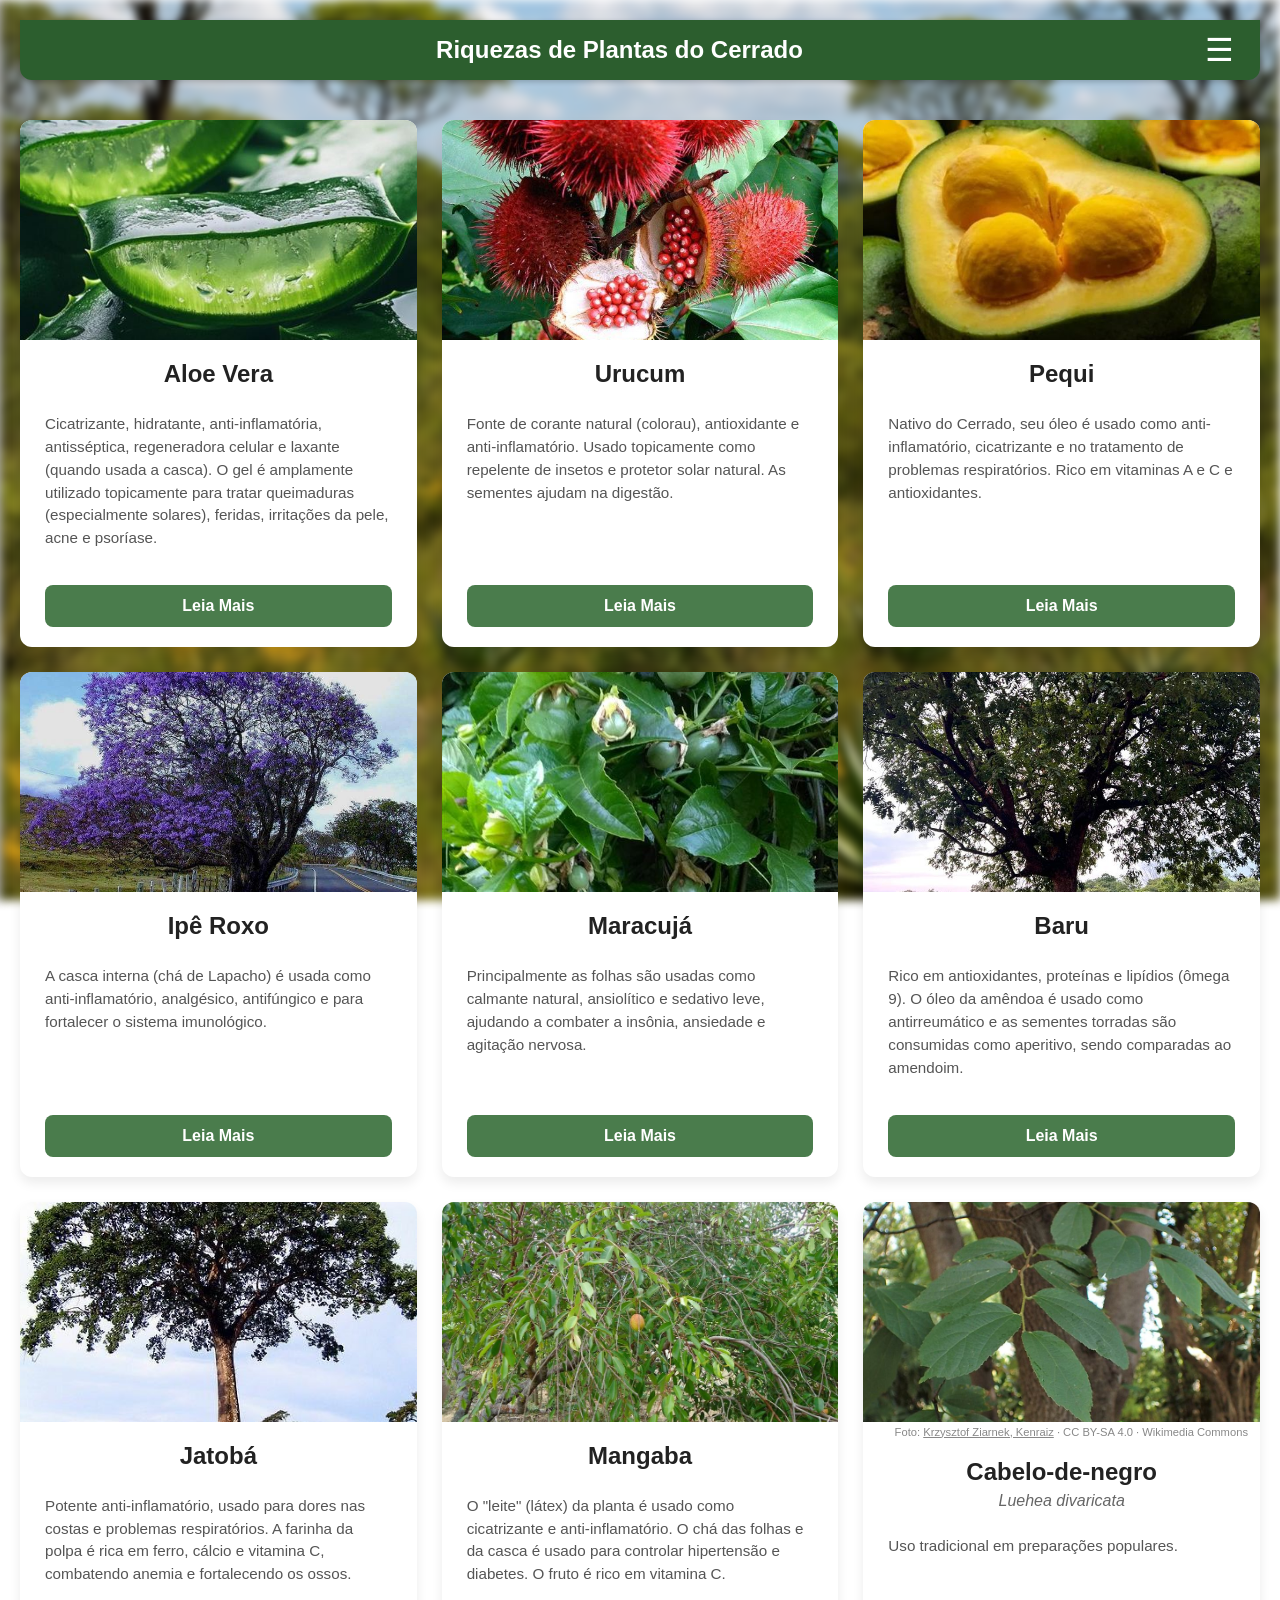
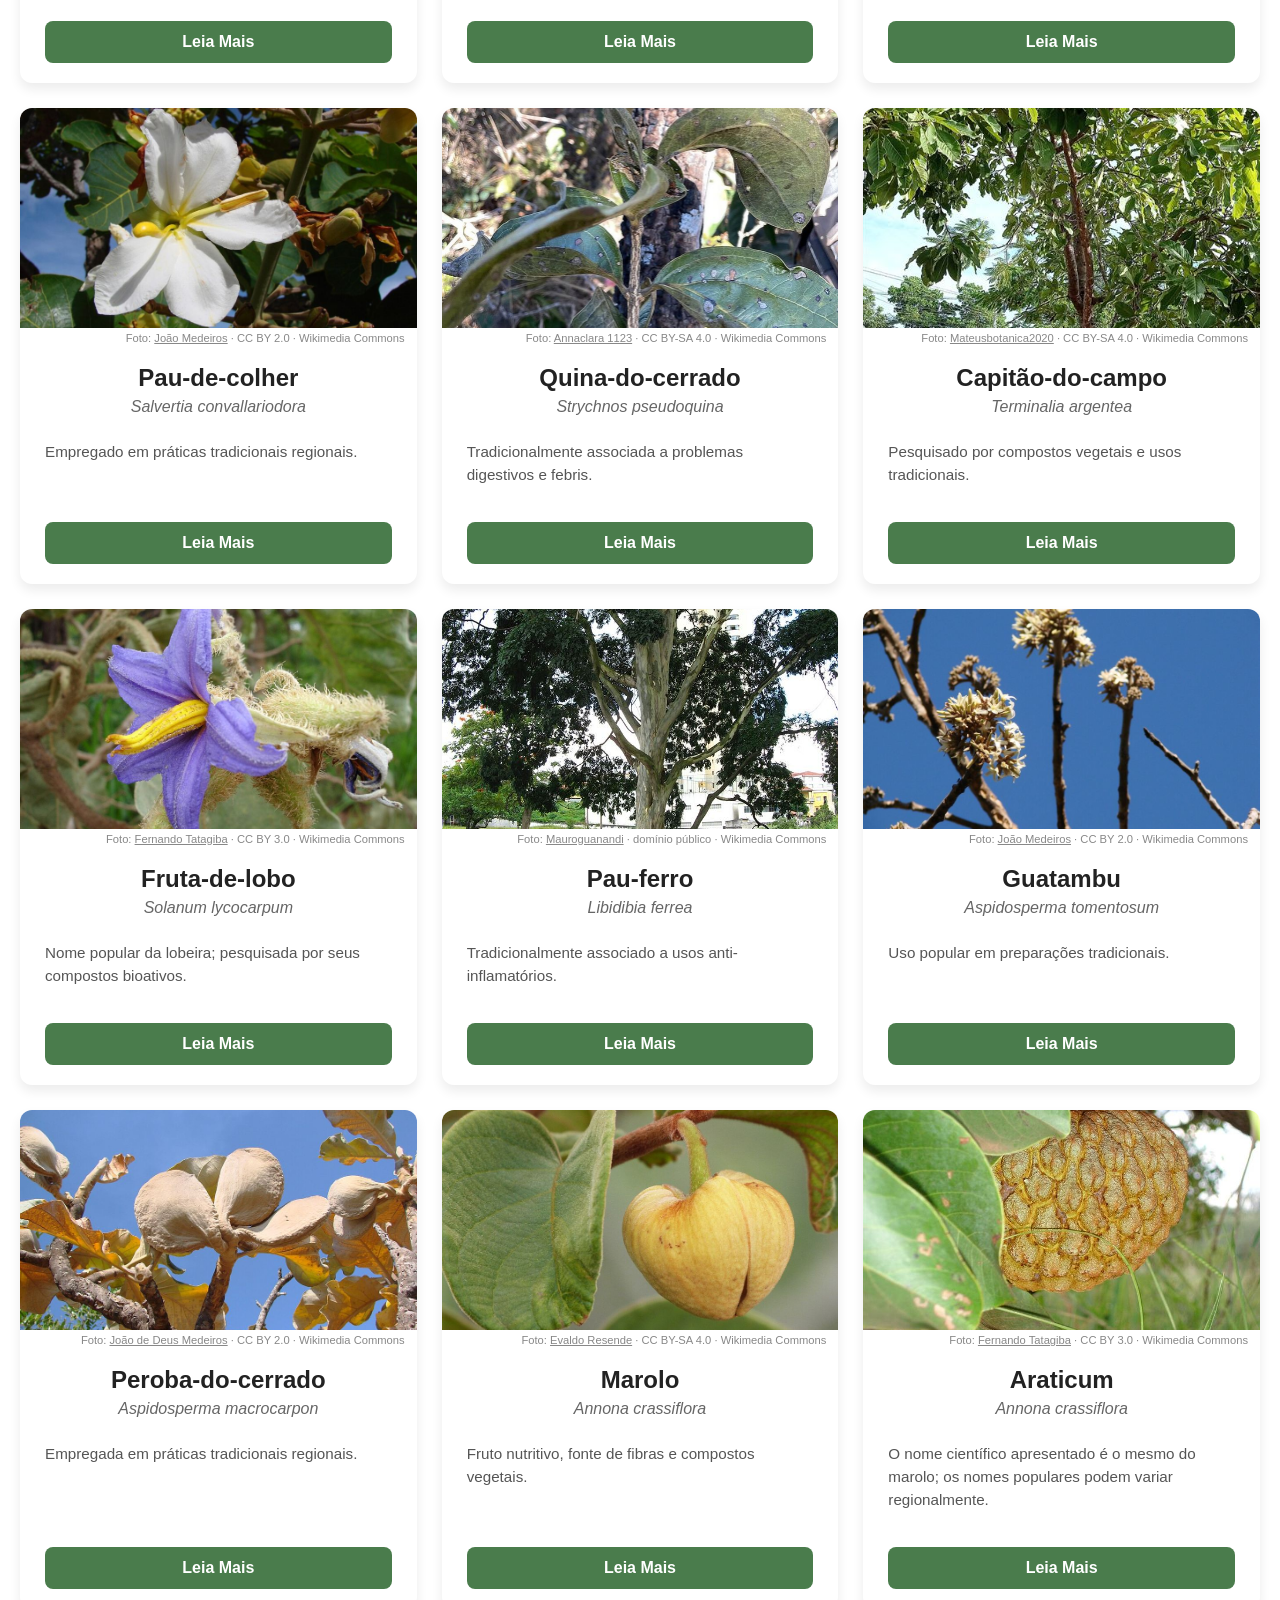
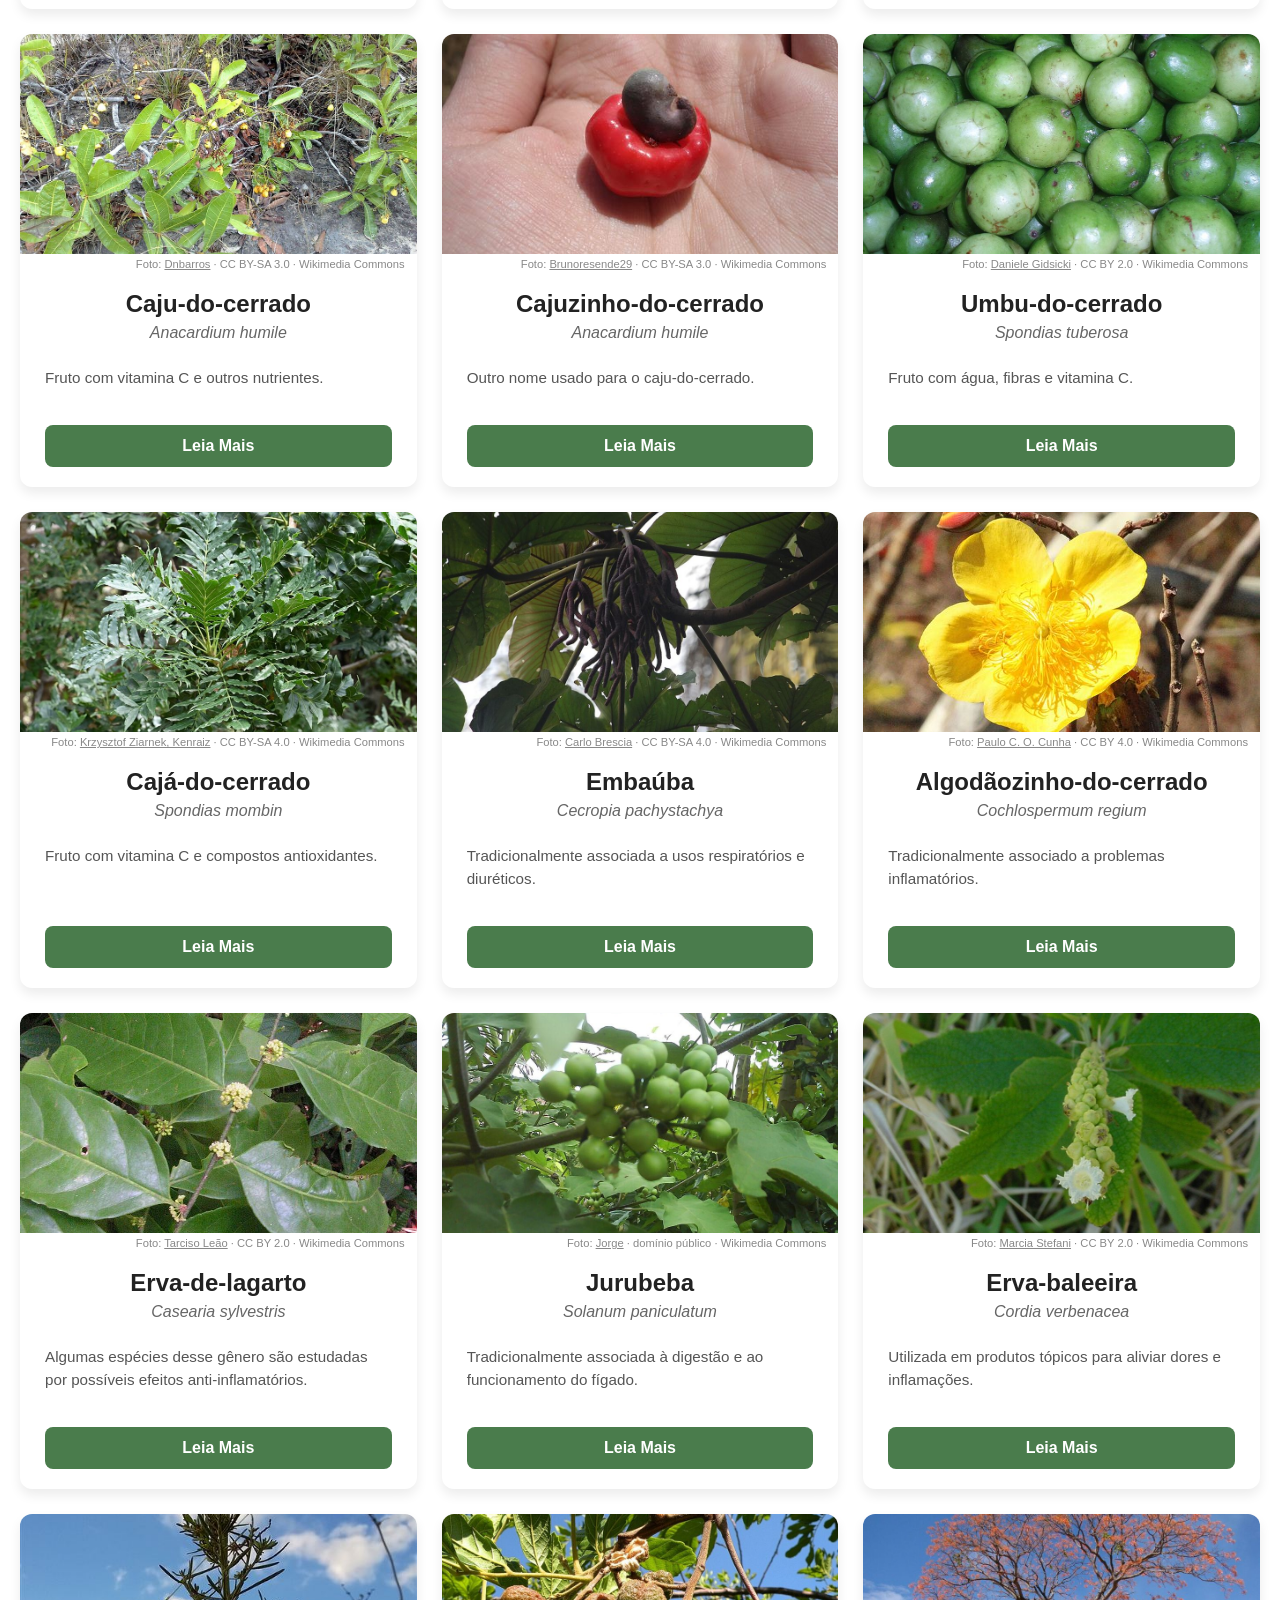
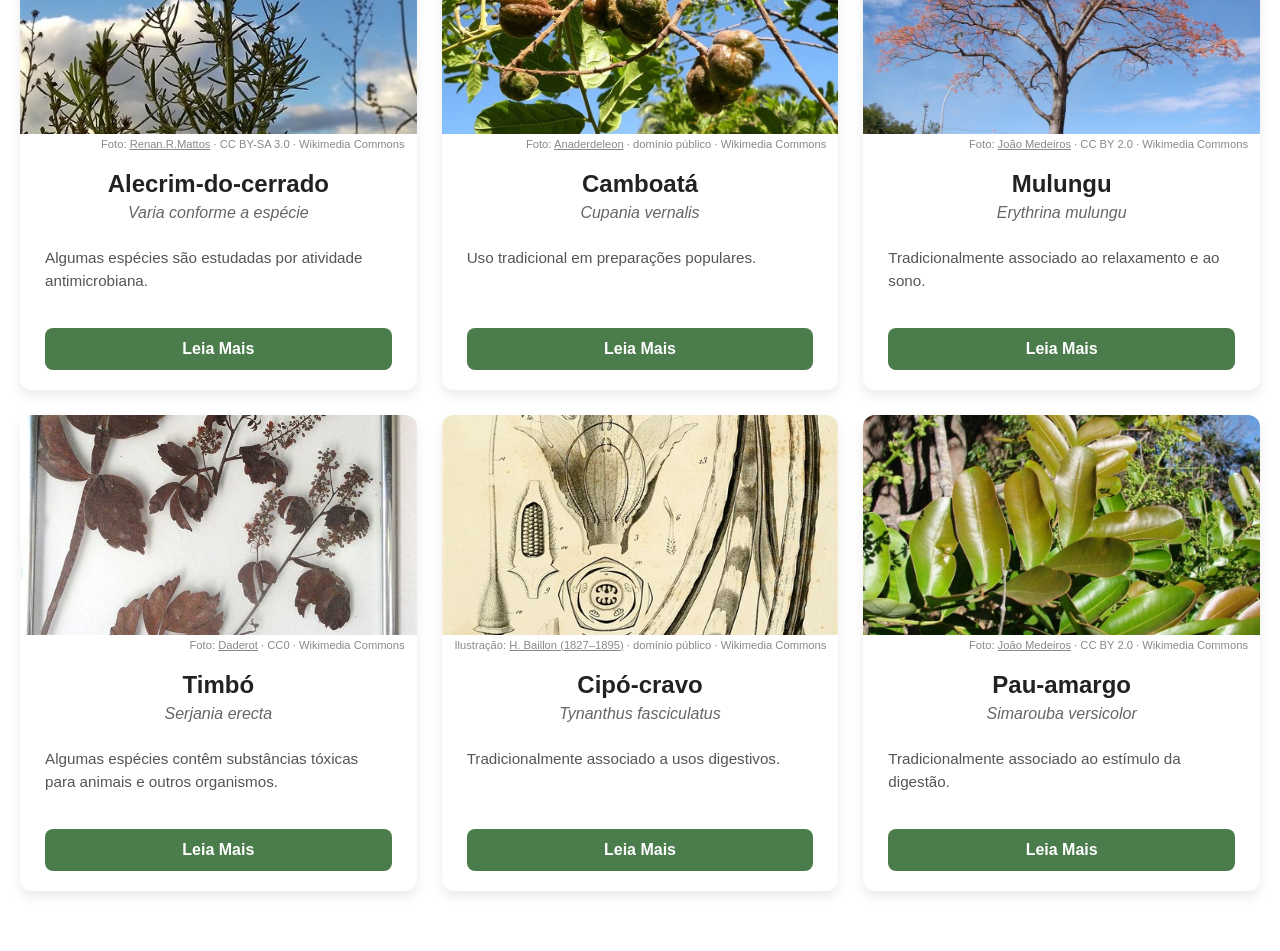
<file: index.html>
<!DOCTYPE html>
<html lang="pt-br">
<head>
    <meta charset="UTF-8">
    <meta name="viewport" content="width=device-width, initial-scale=1.0">
    <title>Riquezas de Plantas do Cerrado</title>
    <link rel="stylesheet" href="style.css">
    <link rel="icon" href="icon.gif">
</head>
<body>

    <header class="main-header">
        <h1>Riquezas de Plantas do Cerrado</h1>
        <button class="menu-toggle" id="menu-toggle" aria-label="Abrir menu">
            &#9776; </button>
    </header>

    <nav class="sidebar" id="sidebar">
        <button class="close-btn" id="close-btn">&times;</button>
        <ul>
            <li><a href="index.html">Início</a></li>
            <li><a href="sobre.html">Sobre o Projeto</a></li>
        </ul>
    </nav>
    <div class="overlay" id="overlay"></div>
    <div class="plant-container">

        <div class="plant-card">
            <img src="babosa.jpg" alt="Aloe Vera"> <h2>Aloe Vera</h2>
            <p class="brief-description">
                Cicatrizante, hidratante, anti-inflamatória, antisséptica, regeneradora celular e laxante (quando usada a casca). O gel é amplamente utilizado topicamente para tratar queimaduras (especialmente solares), feridas, irritações da pele, acne e psoríase.
            </p>
            <button class="toggle-btn">Leia Mais</button>
            <div class="full-info">
                <p><strong>FAMÍLIA:</strong> Asphodelaceae</p>
                <p><strong>SINONÍMIA:</strong> Babosa.</p>
                <p><strong>PARTES USADAS:</strong> Gel (mucilagem) interno das folhas.</p>
                <p><strong>DESCRIÇÃO:</strong> Planta suculenta que cresce em forma de roseta, com folhas grandes, carnudas, de cor verde-clara e com bordas espinhosas. Do centro da planta, pode surgir uma haste floral com flores amarelas ou alaranjadas.</p>
                <p><strong>CURIOSIDADE:</strong> Diz-se que Cleópatra usava o gel de Aloe Vera em sua rotina de beleza para manter a pele macia e jovem.</p>
                <p class="precaution"><strong>PRECAUÇÕES:</strong> O uso interno deve ser feito com cautela, pois a aloína (presente na casca) tem forte efeito laxativo e pode ser irritante. O gel tópico é geralmente seguro, mas pode causar alergia em algumas pessoas.</p>
                <button class="close-info">Ler Menos</button>
            </div>
        </div>

        <div class="plant-card">
            <img src="urucum.jpg" alt="Urucum"> <h2>Urucum</h2>
            <p class="brief-description">
                Fonte de corante natural (colorau), antioxidante e anti-inflamatório. Usado topicamente como repelente de insetos e protetor solar natural. As sementes ajudam na digestão.
            </p>
            <button class="toggle-btn">Leia Mais</button>
            <div class="full-info">
                <p><strong>FAMÍLIA:</strong> Bixaceae</p>
                <p><strong>SINONÍMIA:</strong> Colorau, Açafroa-do-brasil, Urucu.</p>
                <p><strong>PARTES USADAS:</strong> Sementes (arilo).</p>
                <p><strong>DESCRIÇÃO:</strong> Árvore de pequeno a médio porte, que pode atingir de 3 a 5 metros. Possui flores róseas e frutos em forma de cápsula espinhosa, que quando maduros se abrem, revelando sementes vermelhas e vibrantes.</p>
                <p><strong>PROPRIEDADES MEDICINAIS:</strong> As sementes são ricas em bixina (um potente antioxidante), carotenoides e vitamina A. Têm ação anti-inflamatória, digestiva, expectorante e cicatrizante. O pó é usado na culinária (colorau) e topicamente como corante e protetor contra raios UV e picadas de inseto.</p>
                <p><strong>CURIOSIDADE:</strong> Os povos indígenas da América do Sul e Central usam o urucum há séculos para pintar a pele em rituais e como forma de proteção contra o sol e insetos.</p>
                <p class="precaution"><strong>PRECAUÇÕES:</strong> Considerado muito seguro para uso alimentar e tópico. Em doses medicinais concentradas, deve ser evitado por gestantes.</p>                <button class="close-info">Ler Menos</button>

            </div>
        </div>

        <div class="plant-card">
            <img src="pequi.jpg" alt="Pequi"> <h2>Pequi</h2>
            <p class="brief-description">
                Nativo do Cerrado, seu óleo é usado como anti-inflamatório, cicatrizante e no tratamento de problemas respiratórios. Rico em vitaminas A e C e antioxidantes.
            </p>
            <button class="toggle-btn">Leia Mais</button>
            <div class="full-info">
                <p><strong>FAMÍLIA:</strong> Caryocaraceae</p>
                <p><strong>SINONÍMIA:</strong> Pequizeiro, piqui.</p>
                <p><strong>PARTES USADAS:</strong> Polpa do fruto e óleo.</p>
                <p><strong>DESCRIÇÃO:</strong> Árvore típica do Cerrado brasileiro, podendo atingir até 15 metros. O fruto é uma drupa de casca verde, que contém de 1 a 4 caroços revestidos por uma polpa amarela, macia e muito aromática.</p>
                <p><strong>PROPRIEDADES MEDICINAIS:</strong> O óleo de pequi, extraído da polpa, é rico em ácidos graxos, vitaminas A, C e E. Possui potentes propriedades anti-inflamatórias (usado para dores articulares) e antioxidantes. Popularmente, o óleo é usado em xaropes para combater bronquites e gripes.</p>
                <p><strong>CURIOSIDADE:</strong> O caroço do pequi é revestido por uma camada de finíssimos espinhos. Por isso, ele nunca deve ser mordido, apenas roído com extremo cuidado, o que é uma característica marcante do seu consumo.</p>
                <p class="precaution"><strong>PRECAUÇÕES:</strong> O maior perigo é mecânico: NUNCA morda o caroço, pois os espinhos podem se fixar na boca e garganta, causando lesões graves. O consumo da polpa é seguro.</p>
                            <button class="close-info">Ler Menos</button>

            </div>
        </div>

        <div class="plant-card">
            <img src="ipe-roxo.jpg" alt="Ipê Roxo"> <h2>Ipê Roxo</h2>
            <p class="brief-description">
                A casca interna (chá de Lapacho) é usada como anti-inflamatório, analgésico, antifúngico e para fortalecer o sistema imunológico.
            </p>
            <button class="toggle-btn">Leia Mais</button>
            <div class="full-info">
                <p><strong>FAMÍLIA:</strong> Bignoniaceae</p>
                <p><strong>SINONÍMIA:</strong> Pau-d'arco, piúva, ipê-rosa.</p>
                <p><strong>PARTES USADAS:</strong> Casca interna do tronco.</p>
                <p><strong>DESCRIÇÃO:</strong> Árvore de grande porte, podendo atingir 30 metros. Famosa por sua floração espetacular de cor rosa ou roxa, que ocorre no inverno, quando a árvore perde suas folhas. É a flor nacional do Brasil.</p>
                <p><strong>PROPRIEDADES MEDICINAIS:</strong> A casca interna é usada para fazer um chá conhecido como "Lapacho". É um poderoso anti-inflamatório, analgésico, antifúngico e antibacteriano. É usado tradicionalmente para tratar infecções, candidíase, úlceras e para fortalecer o sistema imune.</p>
                <p><strong>CURIOSIDADE:</strong> O nome "Pau-d'arco" vem do uso da sua madeira flexível e resistente pelos povos indígenas para a fabricação de arcos de caça.</p>
                <p class="precaution"><strong>PRECAUÇÕES:</strong> O uso medicinal deve ser feito com cautela. Não é recomendado para gestantes, lactantes ou pessoas que tomam medicamentos anticoagulantes. O consumo excessivo pode ser tóxico.</p>
                                        <button class="close-info">Ler Menos</button>
            </div>
        </div>

        <div class="plant-card">
            <img src="maracuja.jpg" alt="Maracujá"> <h2>Maracujá</h2>
            <p class="brief-description">
                Principalmente as folhas são usadas como calmante natural, ansiolítico e sedativo leve, ajudando a combater a insônia, ansiedade e agitação nervosa.
            </p>
            <button class="toggle-btn">Leia Mais</button>
            <div class="full-info">
                <p><strong>FAMÍLIA:</strong> Passifloraceae</p>
                <p><strong>SINONÍMIA:</strong> Flor-da-paixão.</p>
                <p><strong>PARTES USADAS:</strong> Folhas (para chá medicinal), polpa do fruto (para suco).</p>
                <p><strong>DESCRIÇÃO:</strong> É uma planta trepadeira com gavinhas (estruturas que se enrolam). Possui flores muito características e ornamentais. O fruto, o maracujá, tem casca que pode ser amarela ou roxa, e interior com polpa gelatinosa e muitas sementes.</p>
                <p><strong>PROPRIEDADES MEDICINAIS:</strong> As folhas (e não o fruto) são a parte mais usada medicinalmente. O chá das folhas de maracujá (Passiflora) é famoso por suas properties calmantes, atuando como um ansiolítico natural e sedativo leve, sendo eficaz contra insônia, estresse e ansiedade. O fruto (suco) é rico em vitamina C e antioxidantes.</p>
                <p><strong>CURIOSIDADE:</strong> O nome "Flor-da-paixão" foi dado por missionários jesuítas no século XVII, que viram nas estruturas complexas da flor uma representação da Paixão de Cristo (a coroa de espinhos, os cravos, etc.).</p>
                <p class="precaution"><strong>PRECAUÇÕES:</strong> O chá das folhas pode causar sonolência. Não deve ser usado com outros medicamentos sedativos ou bebidas alcoólicas, pois pode potencializar o efeito.</p>
                                       <button class="close-info">Ler Menos</button>
            </div>
        </div>

        <div class="plant-card">
            <img src="baru.jpg" alt="Baru"> <h2>Baru</h2>
            <p class="brief-description">
                Rico em antioxidantes, proteínas e lipídios (ômega 9). O óleo da amêndoa é usado como antirreumático e as sementes torradas são consumidas como aperitivo, sendo comparadas ao amendoim.
            </p>
            <button class="toggle-btn">Leia Mais</button>
            <div class="full-info">
                <p><strong>FAMÍLIA:</strong> Fabaceae (Leguminosae)</p>
                <p><strong>SINONÍMIA:</strong> Cumbaru, cumaru, coco-feijão, baruzeiro.</p>
                <p><strong>PARTES USADAS:</strong> Amêndoa (semente), polpa do fruto, óleo da amêndoa.</p>
                <p><strong>DESCRIÇÃO:</strong> Árvore nativa do Cerrado, podendo atingir de 15 a 25 metros. O fruto é um legume de cor marrom, com polpa fibrosa e uma única semente (amêndoa) protegida por uma casca lenhosa muito dura.</p>
                <p><strong>PROPRIEDADES MEDICINAIS:</strong> O óleo extraído da amêndoa é usado como antirreumático. A amêndoa é rica em proteínas, lipídios (ômega 9), ferro e antioxidantes, sendo popular no combate à anemia e na prevenção de doenças cardiovasculares.</p>
                <p><strong>CURIOSIDADE:</strong> A amêndoa tem sabor semelhante ao amendoim, mas precisa ser torrada antes do consumo para neutralizar fatores antinutricionais que podem ser prejudiciais.</p>
                <p class="precaution"><strong>PRECAUÇÕES:</strong> A amêndoa deve ser consumida preferencialmente torrada. O consumo dela crua não é recomendado, pois contém inibidores de tripsina (fatores antinutricionais).</p>
                                        <button class="close-info">Ler Menos</button>
            </div>
        </div>

        <div class="plant-card">
            <img src="jatoba.jpg" alt="Jatobá"> <h2>Jatobá</h2>
            <p class="brief-description">
                Potente anti-inflamatório, usado para dores nas costas e problemas respiratórios. A farinha da polpa é rica em ferro, cálcio e vitamina C, combatendo anemia e fortalecendo os ossos.
            </p>
            <button class="toggle-btn">Leia Mais</button>
            <div class="full-info">
                <p><strong>FAMÍLIA:</strong> Fabaceae</p>
                <p><strong>SINONÍMIA:</strong> Jataí, jutaí, jutaí-açu.</p>
                <p><strong>PARTES USADAS:</strong> Casca do tronco, folhas, resina (seiva) e polpa do fruto (farinha).</p>
                <p><strong>DESCRIÇÃO:</strong> Árvore de grande porte (15-40m) com copa ampla. O fruto é uma vagem lenhosa e dura, de cor marrom-escura, que contém sementes envoltas por uma polpa farinácea, seca e de odor forte.</p>
                <p><strong>PROPRIEDADES MEDICINAIS:</strong> O chá da casca é um forte anti-inflamatório, usado para aliviar dores (especialmente na coluna), e também é diurético (ajuda em infecções urinárias). A polpa é rica em ferro (combate anemia) e cálcio. A seiva (resina) é usada para problemas pulmonares.</p>
                <p><strong>CURIOSIDADE:</strong> O nome Tupi "iata'yba" significa "árvore de fruto duro". A polpa em pó tem um cheiro forte e característico, que rendeu o apelido de "fruta-chulé" em algumas regiões, apesar de ser muito nutritiva.</p>
                <p class="precaution"><strong>PRECAUÇÕES:</strong> O consumo é considerado seguro. A polpa é muito seca (farinácea), por isso geralmente é consumida misturada em vitaminas, sucos, ou em receitas de bolos e pães.</p>
                                        <button class="close-info">Ler Menos</button>
            </div>
        </div>

        <div class="plant-card">
            <img src="mangaba.jpg" alt="Mangaba"> <h2>Mangaba</h2>
            <p class="brief-description">
                O "leite" (látex) da planta é usado como cicatrizante e anti-inflamatório. O chá das folhas e da casca é usado para controlar hipertensão e diabetes. O fruto é rico em vitamina C.
            </p>
            <button class="toggle-btn">Leia Mais</button>
            <div class="full-info">
                <p><strong>FAMÍLIA:</strong> Apocynaceae</p>
                <p><strong>SINONÍMIA:</strong> Mangabeira. O nome vem do Tupi "mã-gá-bá", que significa "coisa boa de comer".</p>
                <p><strong>PARTES USADAS:</strong> Fruto (polpa), látex ("leite") do tronco, casca e folhas.</p>
                <p><strong>DESCRIÇÃO:</strong> Árvore de porte médio (2-10m) com tronco tortuoso. Exsuda um látex branco (leite) quando cortada. O fruto é uma baga arredondada, com casca amarela ou alaranjada, polpa branca, macia e suculenta.</p>
                <p><strong>PROPRIEDADES MEDICINAIS:</strong> O látex tem propriedades cicatrizantes, anti-inflamatórias e gastroprotetoras (usado para úlceras). O chá da casca e das folhas é popularmente usado para baixar a pressão arterial e controlar o diabetes. O fruto é muito rico em vitamina C.</p>
                <p><strong>CURIOSIDADE:</strong> Durante a Segunda Guerra Mundial, o látex da mangabeira foi utilizado para a fabricação de borracha, ganhando importância estratégica no Brasil.</p>
                <p class="precaution"><strong>PRECAUÇÕES:</strong> O fruto só deve ser consumido bem maduro (geralmente quando cai no chão). O fruto verde ou o látex em excesso podem ser tóxicos e muito irritantes para o sistema digestivo.</p>
                                        <button class="close-info">Ler Menos</button>
            </div>
        </div>

        <!-- ===== Novas plantas (51 a 75) — fotos do Wikimedia Commons, com crédito exigido pela licença ===== -->

        <div class="plant-card">
            <img src="cabelo-de-negro.jpg" alt="Cabelo-de-negro">
            <p class="photo-credit">Foto: <a href="https://commons.wikimedia.org/wiki/File:Luehea_divaricata_kz01.jpg" target="_blank" rel="noopener">Krzysztof Ziarnek, Kenraiz</a> · CC BY-SA 4.0 · Wikimedia Commons</p>
            <h2>Cabelo-de-negro</h2>
            <p class="scientific-name">Luehea divaricata</p>
            <p class="brief-description">Uso tradicional em preparações populares.</p>
            <button class="toggle-btn">Leia Mais</button>
            <div class="full-info">
                <p><strong>NOME CIENTÍFICO:</strong> <em>Luehea divaricata</em>.</p>
                <p><strong>DESCRIÇÃO:</strong> Árvore encontrada em diferentes regiões do Brasil, conhecida por suas folhas largas e flores delicadas. Pode ocorrer em áreas de Cerrado e em outros ambientes brasileiros.</p>
                <p><strong>USO TRADICIONAL:</strong> Uso tradicional em preparações populares.</p>
                <p><strong>CURIOSIDADE:</strong> A espécie também é conhecida como açoita-cavalo e pode contribuir para a recuperação de áreas degradadas.</p>
                <p class="precaution"><strong>SEGURANÇA:</strong> Não há forma de consumo medicinal que possa ser recomendada com segurança.</p>
                <button class="close-info">Ler Menos</button>
            </div>
        </div>

        <div class="plant-card">
            <img src="pau-de-colher.jpg" alt="Pau-de-colher">
            <p class="photo-credit">Foto: <a href="https://commons.wikimedia.org/wiki/File:Salvertia_convallariodora.jpg" target="_blank" rel="noopener">João Medeiros</a> · CC BY 2.0 · Wikimedia Commons</p>
            <h2>Pau-de-colher</h2>
            <p class="scientific-name">Salvertia convallariodora</p>
            <p class="brief-description">Empregado em práticas tradicionais regionais.</p>
            <button class="toggle-btn">Leia Mais</button>
            <div class="full-info">
                <p><strong>NOME CIENTÍFICO:</strong> <em>Salvertia convallariodora</em>.</p>
                <p><strong>DESCRIÇÃO:</strong> Árvore característica de áreas do Cerrado, especialmente de ambientes abertos e solos pobres em nutrientes. Apresenta flores claras e pode atingir vários metros de altura.</p>
                <p><strong>USO TRADICIONAL:</strong> Empregado em práticas tradicionais regionais.</p>
                <p><strong>CURIOSIDADE:</strong> É uma planta adaptada às condições do Cerrado, onde muitas espécies precisam resistir a períodos de seca.</p>
                <p class="precaution"><strong>SEGURANÇA:</strong> Evitar ingestão medicinal sem avaliação especializada.</p>
                <button class="close-info">Ler Menos</button>
            </div>
        </div>

        <div class="plant-card">
            <img src="quina-do-cerrado.jpg" alt="Quina-do-cerrado">
            <p class="photo-credit">Foto: <a href="https://commons.wikimedia.org/wiki/File:Strychnos_pseudoquina-ARIE_Capetinga_Taquara-Annaclara_1123(004).jpg" target="_blank" rel="noopener">Annaclara 1123</a> · CC BY-SA 4.0 · Wikimedia Commons</p>
            <h2>Quina-do-cerrado</h2>
            <p class="scientific-name">Strychnos pseudoquina</p>
            <p class="brief-description">Tradicionalmente associada a problemas digestivos e febris.</p>
            <button class="toggle-btn">Leia Mais</button>
            <div class="full-info">
                <p><strong>NOME CIENTÍFICO:</strong> <em>Strychnos pseudoquina</em>.</p>
                <p><strong>DESCRIÇÃO:</strong> Espécie arbórea nativa do Brasil, encontrada principalmente em formações do Cerrado. É conhecida pelo sabor amargo de partes da planta.</p>
                <p><strong>USO TRADICIONAL:</strong> Tradicionalmente associada a problemas digestivos e febris.</p>
                <p><strong>CURIOSIDADE:</strong> O nome popular quina está relacionado ao uso tradicional de plantas amargas em diferentes regiões. Isso não significa que todas possuam as mesmas propriedades.</p>
                <p class="precaution"><strong>SEGURANÇA:</strong> Não preparar chás ou extratos por conta própria; a segurança precisa ser avaliada.</p>
                <button class="close-info">Ler Menos</button>
            </div>
        </div>

        <div class="plant-card">
            <img src="capitao-do-campo.jpg" alt="Capitão-do-campo">
            <p class="photo-credit">Foto: <a href="https://commons.wikimedia.org/wiki/File:Terminalia_argentea_%C3%A1rvore.jpg" target="_blank" rel="noopener">Mateusbotanica2020</a> · CC BY-SA 4.0 · Wikimedia Commons</p>
            <h2>Capitão-do-campo</h2>
            <p class="scientific-name">Terminalia argentea</p>
            <p class="brief-description">Pesquisado por compostos vegetais e usos tradicionais.</p>
            <button class="toggle-btn">Leia Mais</button>
            <div class="full-info">
                <p><strong>NOME CIENTÍFICO:</strong> <em>Terminalia argentea</em>.</p>
                <p><strong>DESCRIÇÃO:</strong> Árvore nativa que ocorre no Cerrado e apresenta folhas que podem adquirir uma aparência prateada, característica relacionada ao seu nome científico e à coloração da folhagem.</p>
                <p><strong>USO TRADICIONAL:</strong> Pesquisado por compostos vegetais e usos tradicionais.</p>
                <p><strong>CURIOSIDADE:</strong> Árvores nativas como essa ajudam a manter a biodiversidade e oferecem abrigo para diferentes organismos.</p>
                <p class="precaution"><strong>SEGURANÇA:</strong> Não há recomendação segura de consumo medicinal caseiro.</p>
                <button class="close-info">Ler Menos</button>
            </div>
        </div>

        <div class="plant-card">
            <img src="fruta-de-lobo.jpg" alt="Fruta-de-lobo">
            <p class="photo-credit">Foto: <a href="https://commons.wikimedia.org/wiki/File:Lobeira.JPG" target="_blank" rel="noopener">Fernando Tatagiba</a> · CC BY 3.0 · Wikimedia Commons</p>
            <h2>Fruta-de-lobo</h2>
            <p class="scientific-name">Solanum lycocarpum</p>
            <p class="brief-description">Nome popular da lobeira; pesquisada por seus compostos bioativos.</p>
            <button class="toggle-btn">Leia Mais</button>
            <div class="full-info">
                <p><strong>NOME CIENTÍFICO:</strong> <em>Solanum lycocarpum</em>.</p>
                <p><strong>DESCRIÇÃO:</strong> Arbusto ou pequena árvore bastante conhecida no Cerrado, que produz frutos arredondados e esverdeados. Também recebe o nome de lobeira.</p>
                <p><strong>USO TRADICIONAL:</strong> Nome popular da lobeira; pesquisada por seus compostos bioativos.</p>
                <p><strong>CURIOSIDADE:</strong> Seus frutos fazem parte da alimentação do lobo-guará, contribuindo para a dispersão das sementes da planta.</p>
                <p class="precaution"><strong>SEGURANÇA:</strong> Não consumir como remédio caseiro sem confirmação da espécie e da segurança.</p>
                <button class="close-info">Ler Menos</button>
            </div>
        </div>

        <div class="plant-card">
            <img src="pau-ferro.jpg" alt="Pau-ferro">
            <p class="photo-credit">Foto: <a href="https://commons.wikimedia.org/wiki/File:Pauferroceret.jpg" target="_blank" rel="noopener">Mauroguanandi</a> · domínio público · Wikimedia Commons</p>
            <h2>Pau-ferro</h2>
            <p class="scientific-name">Libidibia ferrea</p>
            <p class="brief-description">Tradicionalmente associado a usos anti-inflamatórios.</p>
            <button class="toggle-btn">Leia Mais</button>
            <div class="full-info">
                <p><strong>NOME CIENTÍFICO:</strong> <em>Libidibia ferrea</em>.</p>
                <p><strong>DESCRIÇÃO:</strong> Árvore nativa brasileira, conhecida por seu tronco resistente e pela aparência de sua casca. Ocorre em diferentes regiões do país, inclusive em áreas de vegetação sazonal.</p>
                <p><strong>USO TRADICIONAL:</strong> Tradicionalmente associado a usos anti-inflamatórios.</p>
                <p><strong>CURIOSIDADE:</strong> O pau-ferro também é utilizado na arborização e pode ser valorizado por sua madeira resistente.</p>
                <p class="precaution"><strong>SEGURANÇA:</strong> Não ingerir cascas ou extratos sem orientação profissional.</p>
                <button class="close-info">Ler Menos</button>
            </div>
        </div>

        <div class="plant-card">
            <img src="guatambu.jpg" alt="Guatambu">
            <p class="photo-credit">Foto: <a href="https://commons.wikimedia.org/wiki/File:Aspidosperma_tomentosum.jpg" target="_blank" rel="noopener">João Medeiros</a> · CC BY 2.0 · Wikimedia Commons</p>
            <h2>Guatambu</h2>
            <p class="scientific-name">Aspidosperma tomentosum</p>
            <p class="brief-description">Uso popular em preparações tradicionais.</p>
            <button class="toggle-btn">Leia Mais</button>
            <div class="full-info">
                <p><strong>NOME CIENTÍFICO:</strong> <em>Aspidosperma tomentosum</em>.</p>
                <p><strong>DESCRIÇÃO:</strong> Árvore nativa encontrada em áreas do Cerrado. Pertence à família Apocynaceae, que reúne espécies com características variadas e algumas com substâncias biologicamente ativas.</p>
                <p><strong>USO TRADICIONAL:</strong> Uso popular em preparações tradicionais.</p>
                <p><strong>CURIOSIDADE:</strong> O nome guatambu pode ser utilizado para diferentes espécies de árvores, por isso a identificação científica é importante.</p>
                <p class="precaution"><strong>SEGURANÇA:</strong> A segurança varia conforme a espécie; não se recomenda a ingestão caseira.</p>
                <button class="close-info">Ler Menos</button>
            </div>
        </div>

        <div class="plant-card">
            <img src="peroba-do-cerrado.jpg" alt="Peroba-do-cerrado">
            <p class="photo-credit">Foto: <a href="https://commons.wikimedia.org/wiki/File:Aspidosperma_macrocarpon_1_Jo%C3%A3o_de_Deus_Medeiros.jpg" target="_blank" rel="noopener">João de Deus Medeiros</a> · CC BY 2.0 · Wikimedia Commons</p>
            <h2>Peroba-do-cerrado</h2>
            <p class="scientific-name">Aspidosperma macrocarpon</p>
            <p class="brief-description">Empregada em práticas tradicionais regionais.</p>
            <button class="toggle-btn">Leia Mais</button>
            <div class="full-info">
                <p><strong>NOME CIENTÍFICO:</strong> <em>Aspidosperma macrocarpon</em>.</p>
                <p><strong>DESCRIÇÃO:</strong> Árvore nativa de formações do Cerrado, pertencente ao mesmo gênero do guatambu apresentado anteriormente. Pode ser reconhecida por suas características de crescimento e frutos.</p>
                <p><strong>USO TRADICIONAL:</strong> Empregada em práticas tradicionais regionais.</p>
                <p><strong>CURIOSIDADE:</strong> O gênero <em>Aspidosperma</em> reúne diversas árvores brasileiras, algumas conhecidas por sua importância ecológica e pela presença de compostos químicos estudados pela ciência.</p>
                <p class="precaution"><strong>SEGURANÇA:</strong> Não há forma de consumo medicinal que possa ser recomendada com segurança.</p>
                <button class="close-info">Ler Menos</button>
            </div>
        </div>

        <div class="plant-card">
            <img src="marolo.jpg" alt="Marolo">
            <p class="photo-credit">Foto: <a href="https://commons.wikimedia.org/wiki/File:Annona_crassiflora1.jpg" target="_blank" rel="noopener">Evaldo Resende</a> · CC BY-SA 4.0 · Wikimedia Commons</p>
            <h2>Marolo</h2>
            <p class="scientific-name">Annona crassiflora</p>
            <p class="brief-description">Fruto nutritivo, fonte de fibras e compostos vegetais.</p>
            <button class="toggle-btn">Leia Mais</button>
            <div class="full-info">
                <p><strong>NOME CIENTÍFICO:</strong> <em>Annona crassiflora</em>.</p>
                <p><strong>DESCRIÇÃO:</strong> Árvore frutífera nativa do Cerrado que produz frutos grandes, de casca resistente e polpa de aroma marcante. Também é conhecida como araticum em algumas regiões.</p>
                <p><strong>USO ALIMENTAR:</strong> Fruto nutritivo, fonte de fibras e compostos vegetais.</p>
                <p><strong>CURIOSIDADE:</strong> O marolo é bastante valorizado na culinária regional, sendo utilizado em doces, sorvetes, sucos e outras receitas.</p>
                <p class="consumption"><strong>FORMA DE CONSUMO:</strong> Polpa madura em sucos, doces e outras receitas.</p>
                <button class="close-info">Ler Menos</button>
            </div>
        </div>

        <div class="plant-card">
            <img src="araticum.jpg" alt="Araticum">
            <p class="photo-credit">Foto: <a href="https://commons.wikimedia.org/wiki/File:Araticum.JPG" target="_blank" rel="noopener">Fernando Tatagiba</a> · CC BY 3.0 · Wikimedia Commons</p>
            <h2>Araticum</h2>
            <p class="scientific-name">Annona crassiflora</p>
            <p class="brief-description">O nome científico apresentado é o mesmo do marolo; os nomes populares podem variar regionalmente.</p>
            <button class="toggle-btn">Leia Mais</button>
            <div class="full-info">
                <p><strong>NOME CIENTÍFICO:</strong> <em>Annona crassiflora</em>.</p>
                <p><strong>DESCRIÇÃO:</strong> O araticum, em muitas regiões, é o mesmo fruto conhecido como marolo. É uma árvore de crescimento lento, adaptada às condições do Cerrado, que produz frutos com polpa macia e sabor característico.</p>
                <p><strong>USO ALIMENTAR:</strong> O nome científico apresentado é o mesmo do marolo; os nomes populares podem variar regionalmente.</p>
                <p><strong>CURIOSIDADE:</strong> Seus frutos são importantes para a alimentação de animais silvestres e também são aproveitados pelas comunidades locais.</p>
                <p class="consumption"><strong>FORMA DE CONSUMO:</strong> Polpa madura em preparações alimentícias.</p>
                <button class="close-info">Ler Menos</button>
            </div>
        </div>

        <div class="plant-card">
            <img src="caju-do-cerrado.jpg" alt="Caju-do-cerrado">
            <p class="photo-credit">Foto: <a href="https://commons.wikimedia.org/wiki/File:Cajuzinho_do_Cerrado_-_Bonito_de_Minas_-_MG.jpg" target="_blank" rel="noopener">Dnbarros</a> · CC BY-SA 3.0 · Wikimedia Commons</p>
            <h2>Caju-do-cerrado</h2>
            <p class="scientific-name">Anacardium humile</p>
            <p class="brief-description">Fruto com vitamina C e outros nutrientes.</p>
            <button class="toggle-btn">Leia Mais</button>
            <div class="full-info">
                <p><strong>NOME CIENTÍFICO:</strong> <em>Anacardium humile</em>.</p>
                <p><strong>DESCRIÇÃO:</strong> Planta nativa de porte baixo, encontrada em áreas abertas do Cerrado. Produz um pseudofruto carnoso e uma castanha, características comuns às espécies do gênero <em>Anacardium</em>.</p>
                <p><strong>USO ALIMENTAR:</strong> Fruto com vitamina C e outros nutrientes.</p>
                <p><strong>CURIOSIDADE:</strong> Diferentemente do cajueiro comum, que geralmente é uma árvore, o caju-do-cerrado costuma apresentar crescimento rasteiro ou arbustivo.</p>
                <p class="consumption"><strong>FORMA DE CONSUMO:</strong> Pedúnculo maduro em sucos e doces; a castanha exige processamento adequado.</p>
                <button class="close-info">Ler Menos</button>
            </div>
        </div>

        <div class="plant-card">
            <img src="cajuzinho-do-cerrado.jpg" alt="Cajuzinho-do-cerrado">
            <p class="photo-credit">Foto: <a href="https://commons.wikimedia.org/wiki/File:Cajuzindo-do-cerrado.jpg" target="_blank" rel="noopener">Brunoresende29</a> · CC BY-SA 3.0 · Wikimedia Commons</p>
            <h2>Cajuzinho-do-cerrado</h2>
            <p class="scientific-name">Anacardium humile</p>
            <p class="brief-description">Outro nome usado para o caju-do-cerrado.</p>
            <button class="toggle-btn">Leia Mais</button>
            <div class="full-info">
                <p><strong>NOME CIENTÍFICO:</strong> <em>Anacardium humile</em>.</p>
                <p><strong>DESCRIÇÃO:</strong> Nome popular utilizado para o caju-do-cerrado, uma planta adaptada aos ambientes abertos e aos períodos de seca do bioma.</p>
                <p><strong>USO ALIMENTAR:</strong> Outro nome usado para o caju-do-cerrado.</p>
                <p><strong>CURIOSIDADE:</strong> Suas raízes e estruturas subterrâneas favorecem a sobrevivência da planta em condições ambientais difíceis.</p>
                <p class="consumption"><strong>FORMA DE CONSUMO:</strong> Fruto maduro em alimentos; não consumir castanhas cruas sem processamento apropriado.</p>
                <button class="close-info">Ler Menos</button>
            </div>
        </div>

        <div class="plant-card">
            <img src="umbu-do-cerrado.jpg" alt="Umbu-do-cerrado">
            <p class="photo-credit">Foto: <a href="https://commons.wikimedia.org/wiki/File:Spondias_tuberosa_Umbu.jpg" target="_blank" rel="noopener">Daniele Gidsicki</a> · CC BY 2.0 · Wikimedia Commons</p>
            <h2>Umbu-do-cerrado</h2>
            <p class="scientific-name">Spondias tuberosa</p>
            <p class="brief-description">Fruto com água, fibras e vitamina C.</p>
            <button class="toggle-btn">Leia Mais</button>
            <div class="full-info">
                <p><strong>NOME CIENTÍFICO:</strong> <em>Spondias tuberosa</em>.</p>
                <p><strong>DESCRIÇÃO:</strong> O umbuzeiro é uma planta conhecida por suas estruturas subterrâneas capazes de armazenar água. É mais característico da Caatinga, embora possa ser encontrado em áreas de transição entre biomas.</p>
                <p><strong>USO ALIMENTAR:</strong> Fruto com água, fibras e vitamina C.</p>
                <p><strong>CURIOSIDADE:</strong> O umbuzeiro é conhecido por sua resistência à seca, uma característica muito importante em regiões de clima quente.</p>
                <p class="consumption"><strong>FORMA DE CONSUMO:</strong> Polpa em sucos, doces e geleias.</p>
                <button class="close-info">Ler Menos</button>
            </div>
        </div>

        <div class="plant-card">
            <img src="caja-do-cerrado.jpg" alt="Cajá-do-cerrado">
            <p class="photo-credit">Foto: <a href="https://commons.wikimedia.org/wiki/File:Spondias_mombin_kz02.jpg" target="_blank" rel="noopener">Krzysztof Ziarnek, Kenraiz</a> · CC BY-SA 4.0 · Wikimedia Commons</p>
            <h2>Cajá-do-cerrado</h2>
            <p class="scientific-name">Spondias mombin</p>
            <p class="brief-description">Fruto com vitamina C e compostos antioxidantes.</p>
            <button class="toggle-btn">Leia Mais</button>
            <div class="full-info">
                <p><strong>NOME CIENTÍFICO:</strong> <em>Spondias mombin</em>.</p>
                <p><strong>DESCRIÇÃO:</strong> Árvore frutífera tropical que produz pequenos frutos amarelos, de sabor ácido e aroma característico. Ocorre em diferentes regiões brasileiras e não é exclusiva do Cerrado.</p>
                <p><strong>USO ALIMENTAR:</strong> Fruto com vitamina C e compostos antioxidantes.</p>
                <p><strong>CURIOSIDADE:</strong> O cajá é bastante utilizado na produção de polpas congeladas, sucos e sorvetes.</p>
                <p class="consumption"><strong>FORMA DE CONSUMO:</strong> Polpa madura em sucos e doces.</p>
                <button class="close-info">Ler Menos</button>
            </div>
        </div>

        <div class="plant-card">
            <img src="embauba.jpg" alt="Embaúba">
            <p class="photo-credit">Foto: <a href="https://commons.wikimedia.org/wiki/File:Cecropia_sp._-_Jardim_Bot%C3%A2nico_de_S%C3%A3o_Paulo_-_DSC_0003.jpg" target="_blank" rel="noopener">Carlo Brescia</a> · CC BY-SA 4.0 · Wikimedia Commons</p>
            <h2>Embaúba</h2>
            <p class="scientific-name">Cecropia pachystachya</p>
            <p class="brief-description">Tradicionalmente associada a usos respiratórios e diuréticos.</p>
            <button class="toggle-btn">Leia Mais</button>
            <div class="full-info">
                <p><strong>NOME CIENTÍFICO:</strong> <em>Cecropia pachystachya</em>.</p>
                <p><strong>DESCRIÇÃO:</strong> Árvore de crescimento rápido, com tronco geralmente fino e folhas grandes, divididas em lobos. Pode ser encontrada em áreas abertas, bordas de matas e locais em regeneração.</p>
                <p><strong>USO TRADICIONAL:</strong> Tradicionalmente associada a usos respiratórios e diuréticos.</p>
                <p><strong>CURIOSIDADE:</strong> As embaúbas são importantes para a fauna, pois seus frutos alimentam diferentes animais. Também podem facilitar a regeneração natural da vegetação.</p>
                <p class="precaution"><strong>SEGURANÇA:</strong> Existem usos populares em infusões, mas não se recomenda o consumo medicinal sem confirmar a espécie e a segurança.</p>
                <button class="close-info">Ler Menos</button>
            </div>
        </div>

        <div class="plant-card">
            <img src="algodaozinho-do-cerrado.jpg" alt="Algodãozinho-do-cerrado">
            <p class="photo-credit">Foto: <a href="https://commons.wikimedia.org/wiki/File:Cochlospermum_regium_-_Paulo_C._O._Cunha_-_534464076.jpeg" target="_blank" rel="noopener">Paulo C. O. Cunha</a> · CC BY 4.0 · Wikimedia Commons</p>
            <h2>Algodãozinho-do-cerrado</h2>
            <p class="scientific-name">Cochlospermum regium</p>
            <p class="brief-description">Tradicionalmente associado a problemas inflamatórios.</p>
            <button class="toggle-btn">Leia Mais</button>
            <div class="full-info">
                <p><strong>NOME CIENTÍFICO:</strong> <em>Cochlospermum regium</em>.</p>
                <p><strong>DESCRIÇÃO:</strong> Planta nativa do Cerrado, conhecida por suas flores amarelas e por suas estruturas subterrâneas desenvolvidas, que ajudam na sobrevivência durante períodos desfavoráveis.</p>
                <p><strong>USO TRADICIONAL:</strong> Tradicionalmente associado a problemas inflamatórios.</p>
                <p><strong>CURIOSIDADE:</strong> Suas flores chamativas ajudam a destacar a planta na paisagem do Cerrado, especialmente durante a floração.</p>
                <p class="precaution"><strong>SEGURANÇA:</strong> Não consumir raízes ou extratos sem orientação especializada.</p>
                <button class="close-info">Ler Menos</button>
            </div>
        </div>

        <div class="plant-card">
            <img src="erva-de-lagarto.jpg" alt="Erva-de-lagarto">
            <p class="photo-credit">Foto: <a href="https://commons.wikimedia.org/wiki/File:Casearia_sylvestris,_caiubim_(8527428872).jpg" target="_blank" rel="noopener">Tarciso Leão</a> · CC BY 2.0 · Wikimedia Commons</p>
            <h2>Erva-de-lagarto</h2>
            <p class="scientific-name">Casearia sylvestris</p>
            <p class="brief-description">Algumas espécies desse gênero são estudadas por possíveis efeitos anti-inflamatórios.</p>
            <button class="toggle-btn">Leia Mais</button>
            <div class="full-info">
                <p><strong>NOME CIENTÍFICO:</strong> <em>Casearia sylvestris</em>.</p>
                <p><strong>DESCRIÇÃO:</strong> Arbusto ou pequena árvore nativa brasileira, com folhas simples e pequenas flores. Pode ocorrer em diferentes formações vegetais, incluindo áreas de Cerrado.</p>
                <p><strong>USO TRADICIONAL:</strong> Algumas espécies desse gênero são estudadas por possíveis efeitos anti-inflamatórios.</p>
                <p><strong>CURIOSIDADE:</strong> A espécie é conhecida popularmente também como guaçatonga e tem sido objeto de pesquisas sobre substâncias presentes em suas folhas.</p>
                <p class="precaution"><strong>SEGURANÇA:</strong> Não há recomendação de ingestão caseira sem avaliação profissional.</p>
                <button class="close-info">Ler Menos</button>
            </div>
        </div>

        <div class="plant-card">
            <img src="jurubeba.jpg" alt="Jurubeba">
            <p class="photo-credit">Foto: <a href="https://commons.wikimedia.org/wiki/File:Jurubeba.JPG" target="_blank" rel="noopener">Jorge</a> · domínio público · Wikimedia Commons</p>
            <h2>Jurubeba</h2>
            <p class="scientific-name">Solanum paniculatum</p>
            <p class="brief-description">Tradicionalmente associada à digestão e ao funcionamento do fígado.</p>
            <button class="toggle-btn">Leia Mais</button>
            <div class="full-info">
                <p><strong>NOME CIENTÍFICO:</strong> <em>Solanum paniculatum</em>.</p>
                <p><strong>DESCRIÇÃO:</strong> Planta da família Solanaceae, que pode crescer como arbusto e produzir frutos pequenos e arredondados. Ocorre em várias regiões do Brasil.</p>
                <p><strong>USO TRADICIONAL:</strong> Tradicionalmente associada à digestão e ao funcionamento do fígado.</p>
                <p><strong>CURIOSIDADE:</strong> A jurubeba possui sabor amargo e é conhecida em preparações alimentares tradicionais de algumas regiões brasileiras.</p>
                <p class="precaution"><strong>SEGURANÇA:</strong> Algumas preparações alimentícias são tradicionais, mas a espécie e a parte utilizada devem ser confirmadas. Não usar para tratar doenças do fígado.</p>
                <button class="close-info">Ler Menos</button>
            </div>
        </div>

        <div class="plant-card">
            <img src="erva-baleeira.jpg" alt="Erva-baleeira">
            <p class="photo-credit">Foto: <a href="https://commons.wikimedia.org/wiki/File:Cordia_curassavica_1.jpg" target="_blank" rel="noopener">Marcia Stefani</a> · CC BY 2.0 · Wikimedia Commons</p>
            <h2>Erva-baleeira</h2>
            <p class="scientific-name">Cordia verbenacea</p>
            <p class="brief-description">Utilizada em produtos tópicos para aliviar dores e inflamações.</p>
            <button class="toggle-btn">Leia Mais</button>
            <div class="full-info">
                <p><strong>NOME CIENTÍFICO:</strong> <em>Cordia verbenacea</em>.</p>
                <p><strong>DESCRIÇÃO:</strong> Planta arbustiva encontrada principalmente em áreas costeiras e outras regiões brasileiras. Suas folhas são aromáticas e contêm substâncias estudadas por suas possíveis propriedades biológicas.</p>
                <p><strong>USO TRADICIONAL:</strong> Utilizada em produtos tópicos para aliviar dores e inflamações.</p>
                <p><strong>CURIOSIDADE:</strong> A erva-baleeira é utilizada como matéria-prima de medicamentos fitoterápicos regularizados no Brasil.</p>
                <p class="precaution"><strong>SEGURANÇA:</strong> Preferir produtos regularizados e seguir as orientações da embalagem.</p>
                <button class="close-info">Ler Menos</button>
            </div>
        </div>

        <div class="plant-card">
            <img src="alecrim-do-cerrado.jpg" alt="Alecrim-do-cerrado">
            <p class="photo-credit">Foto: <a href="https://commons.wikimedia.org/wiki/File:Alecrim_do_cerrado.jpg" target="_blank" rel="noopener">Renan.R.Mattos</a> · CC BY-SA 3.0 · Wikimedia Commons</p>
            <h2>Alecrim-do-cerrado</h2>
            <p class="scientific-name">Varia conforme a espécie</p>
            <p class="brief-description">Algumas espécies são estudadas por atividade antimicrobiana.</p>
            <button class="toggle-btn">Leia Mais</button>
            <div class="full-info">
                <p><strong>NOME CIENTÍFICO:</strong> A identificação depende da espécie; o nome popular pode designar plantas diferentes, inclusive espécies de outros gêneros.</p>
                <p><strong>DESCRIÇÃO:</strong> Nome popular utilizado regionalmente para plantas aromáticas encontradas em ambientes de Cerrado. A aparência e as características variam conforme a espécie.</p>
                <p><strong>USO TRADICIONAL:</strong> Algumas espécies são estudadas por atividade antimicrobiana.</p>
                <p><strong>CURIOSIDADE:</strong> Nomes populares como alecrim-do-cerrado podem ser compartilhados por plantas diferentes, tornando necessária a identificação botânica correta.</p>
                <p class="precaution"><strong>SEGURANÇA:</strong> Não se recomenda o chá medicinal sem confirmar a espécie; não confundir com outros alecrins.</p>
                <button class="close-info">Ler Menos</button>
            </div>
        </div>

        <div class="plant-card">
            <img src="camboata.jpg" alt="Camboatá">
            <p class="photo-credit">Foto: <a href="https://commons.wikimedia.org/wiki/File:Camboat%C3%A1_(Cupania_vernalis)_3.jpg" target="_blank" rel="noopener">Anaderdeleon</a> · domínio público · Wikimedia Commons</p>
            <h2>Camboatá</h2>
            <p class="scientific-name">Cupania vernalis</p>
            <p class="brief-description">Uso tradicional em preparações populares.</p>
            <button class="toggle-btn">Leia Mais</button>
            <div class="full-info">
                <p><strong>NOME CIENTÍFICO:</strong> <em>Cupania vernalis</em>.</p>
                <p><strong>DESCRIÇÃO:</strong> Árvore nativa brasileira que pode ser encontrada em diferentes formações vegetais. Possui folhas compostas e frutos que se abrem quando amadurecem.</p>
                <p><strong>USO TRADICIONAL:</strong> Uso tradicional em preparações populares.</p>
                <p><strong>CURIOSIDADE:</strong> Algumas espécies conhecidas como camboatá contribuem para a diversidade das florestas e áreas de transição do Cerrado.</p>
                <p class="precaution"><strong>SEGURANÇA:</strong> Não há recomendação segura de consumo medicinal caseiro.</p>
                <button class="close-info">Ler Menos</button>
            </div>
        </div>

        <div class="plant-card">
            <img src="mulungu.jpg" alt="Mulungu">
            <p class="photo-credit">Foto: <a href="https://commons.wikimedia.org/wiki/File:Erythrina_mulungu.jpg" target="_blank" rel="noopener">João Medeiros</a> · CC BY 2.0 · Wikimedia Commons</p>
            <h2>Mulungu</h2>
            <p class="scientific-name">Erythrina mulungu</p>
            <p class="brief-description">Tradicionalmente associado ao relaxamento e ao sono.</p>
            <button class="toggle-btn">Leia Mais</button>
            <div class="full-info">
                <p><strong>NOME CIENTÍFICO:</strong> <em>Erythrina mulungu</em>.</p>
                <p><strong>DESCRIÇÃO:</strong> Árvore brasileira conhecida por suas flores de coloração intensa, geralmente avermelhadas ou alaranjadas. É associada a ambientes tropicais e pode ser encontrada em diferentes regiões do país.</p>
                <p><strong>USO TRADICIONAL:</strong> Tradicionalmente associado ao relaxamento e ao sono.</p>
                <p><strong>CURIOSIDADE:</strong> O mulungu pertence ao grupo das leguminosas e possui flores que atraem animais polinizadores.</p>
                <p class="precaution"><strong>SEGURANÇA:</strong> Pode provocar efeitos adversos e interagir com medicamentos; não preparar chás sedativos por conta própria.</p>
                <button class="close-info">Ler Menos</button>
            </div>
        </div>

        <div class="plant-card">
            <img src="timbo.jpg" alt="Timbó">
            <p class="photo-credit">Foto: <a href="https://commons.wikimedia.org/wiki/File:Serjania_erecta_-_Herb%C3%A1rio_Ezechias_Paulo_Heringer_-_DSC09783.JPG" target="_blank" rel="noopener">Daderot</a> · CC0 · Wikimedia Commons</p>
            <h2>Timbó</h2>
            <p class="scientific-name">Serjania erecta</p>
            <p class="brief-description">Algumas espécies contêm substâncias tóxicas para animais e outros organismos.</p>
            <button class="toggle-btn">Leia Mais</button>
            <div class="full-info">
                <p><strong>NOME CIENTÍFICO:</strong> <em>Serjania erecta</em>.</p>
                <p><strong>DESCRIÇÃO:</strong> Planta nativa encontrada em áreas de vegetação brasileira, pertencente à família Sapindaceae. O nome timbó também é utilizado para outras espécies vegetais.</p>
                <p><strong>USO TRADICIONAL:</strong> Algumas espécies contêm substâncias tóxicas para animais e outros organismos.</p>
                <p><strong>CURIOSIDADE:</strong> Historicamente, o nome timbó foi associado a plantas utilizadas por alguns povos indígenas na pesca, devido à presença de substâncias que afetam organismos aquáticos.</p>
                <p class="precaution"><strong>SEGURANÇA:</strong> Não consumir como alimento, chá ou remédio caseiro.</p>
                <button class="close-info">Ler Menos</button>
            </div>
        </div>

        <div class="plant-card">
            <img src="cipo-cravo.jpg" alt="Ilustração botânica do cipó-cravo">
            <p class="photo-credit">Ilustração: <a href="https://commons.wikimedia.org/wiki/File:Adansonia;_recueil_d%27observations_botaniques_(16586570509).jpg" target="_blank" rel="noopener">H. Baillon (1827–1895)</a> · domínio público · Wikimedia Commons</p>
            <h2>Cipó-cravo</h2>
            <p class="scientific-name">Tynanthus fasciculatus</p>
            <p class="brief-description">Tradicionalmente associado a usos digestivos.</p>
            <button class="toggle-btn">Leia Mais</button>
            <div class="full-info">
                <p><strong>NOME CIENTÍFICO:</strong> <em>Tynanthus fasciculatus</em>.</p>
                <p><strong>DESCRIÇÃO:</strong> Planta trepadeira nativa brasileira, capaz de crescer apoiada em outras plantas. Algumas espécies relacionadas possuem aroma que lembra o do cravo-da-índia.</p>
                <p><strong>USO TRADICIONAL:</strong> Tradicionalmente associado a usos digestivos.</p>
                <p><strong>CURIOSIDADE:</strong> O nome cipó-cravo está relacionado ao aroma característico atribuído a determinadas espécies desse grupo.</p>
                <p class="precaution"><strong>SEGURANÇA:</strong> A segurança medicinal depende da espécie e da preparação; evitar ingestão caseira.</p>
                <button class="close-info">Ler Menos</button>
            </div>
        </div>

        <div class="plant-card">
            <img src="pau-amargo.jpg" alt="Pau-amargo">
            <p class="photo-credit">Foto: <a href="https://commons.wikimedia.org/wiki/File:Simarouba_versicolor_(4844312335).jpg" target="_blank" rel="noopener">João Medeiros</a> · CC BY 2.0 · Wikimedia Commons</p>
            <h2>Pau-amargo</h2>
            <p class="scientific-name">Simarouba versicolor</p>
            <p class="brief-description">Tradicionalmente associado ao estímulo da digestão.</p>
            <button class="toggle-btn">Leia Mais</button>
            <div class="full-info">
                <p><strong>NOME CIENTÍFICO:</strong> <em>Simarouba versicolor</em>.</p>
                <p><strong>DESCRIÇÃO:</strong> Árvore nativa do Brasil, encontrada em formações vegetais que incluem o Cerrado. Pertence à família Simaroubaceae, conhecida por reunir espécies com substâncias de sabor amargo.</p>
                <p><strong>USO TRADICIONAL:</strong> Tradicionalmente associado ao estímulo da digestão.</p>
                <p><strong>CURIOSIDADE:</strong> O sabor amargo de algumas plantas pode estar relacionado à presença de compostos químicos naturais, mas não comprova, por si só, eficácia medicinal.</p>
                <p class="precaution"><strong>SEGURANÇA:</strong> Não utilizar cascas, folhas ou extratos como medicamento sem orientação profissional.</p>
                <button class="close-info">Ler Menos</button>
            </div>
        </div>

    </div> 

    <script src="script.js"></script>
</body>
</html>
</file>
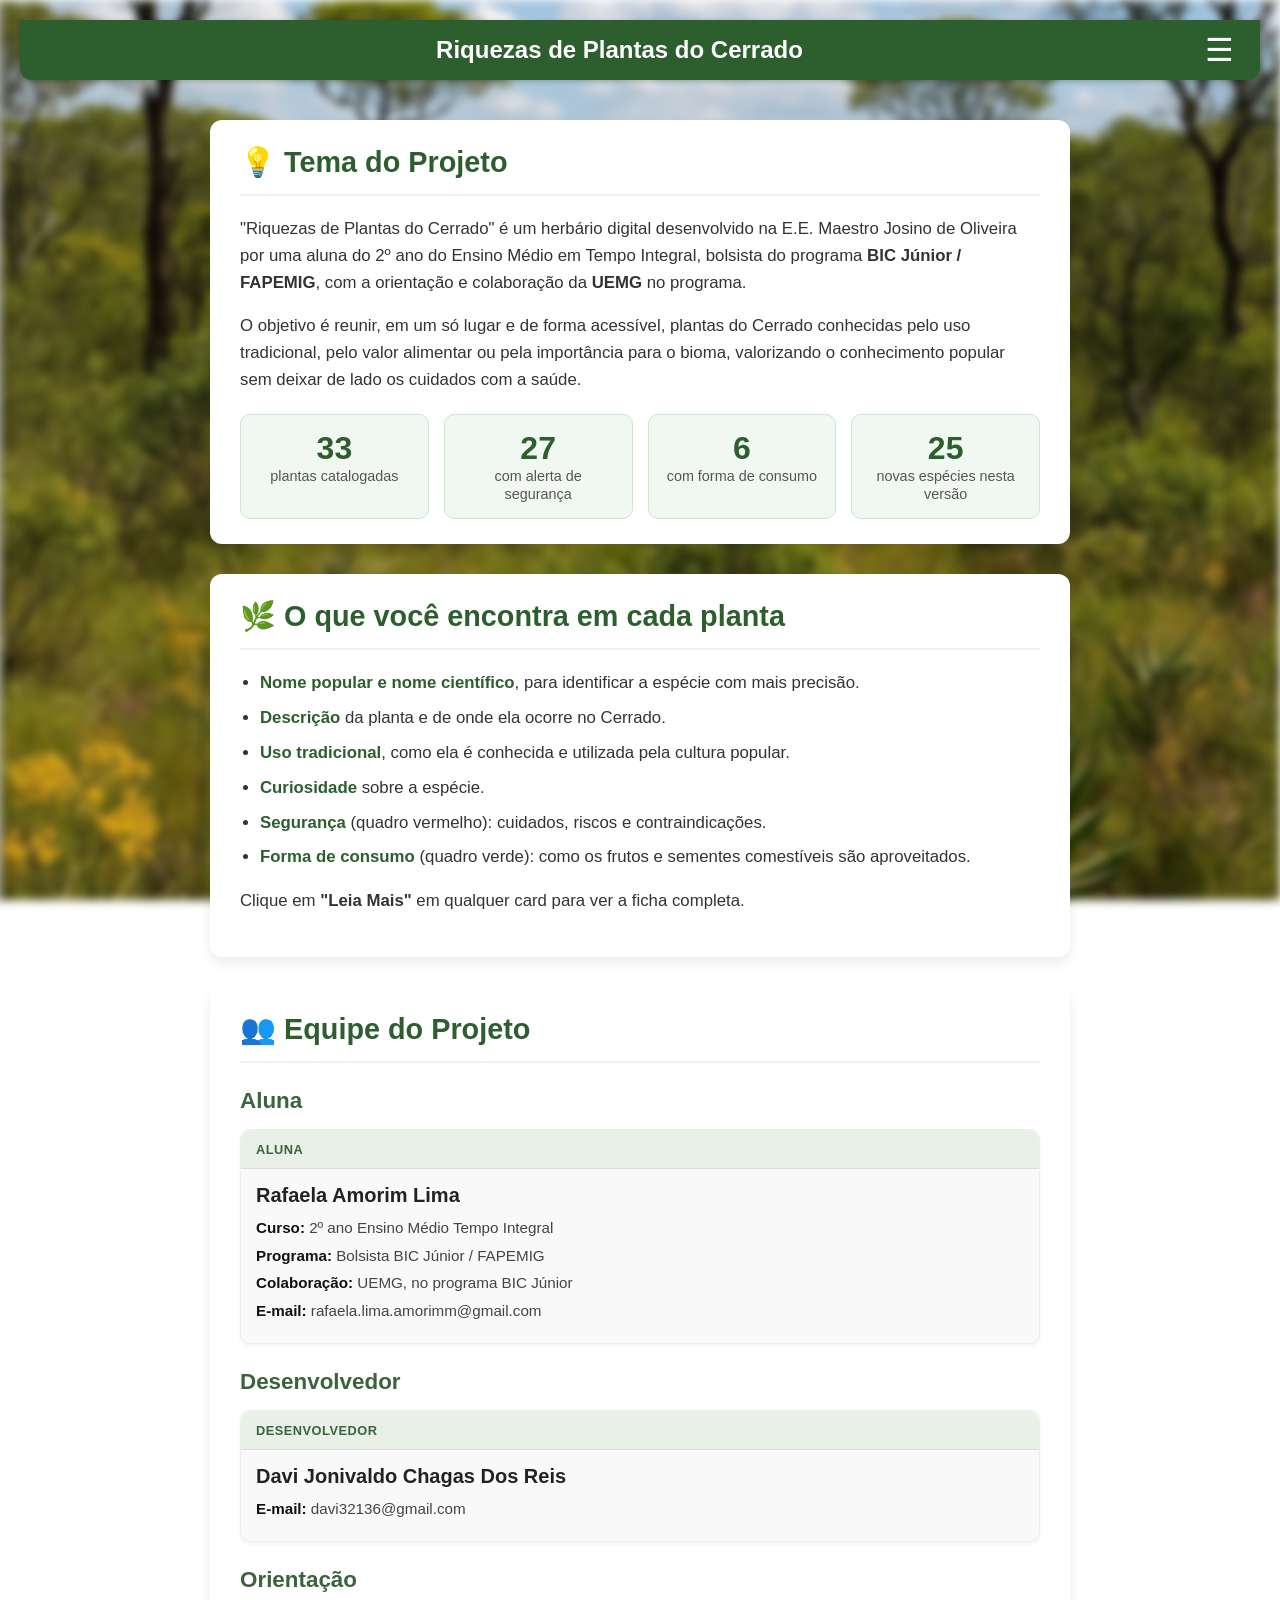
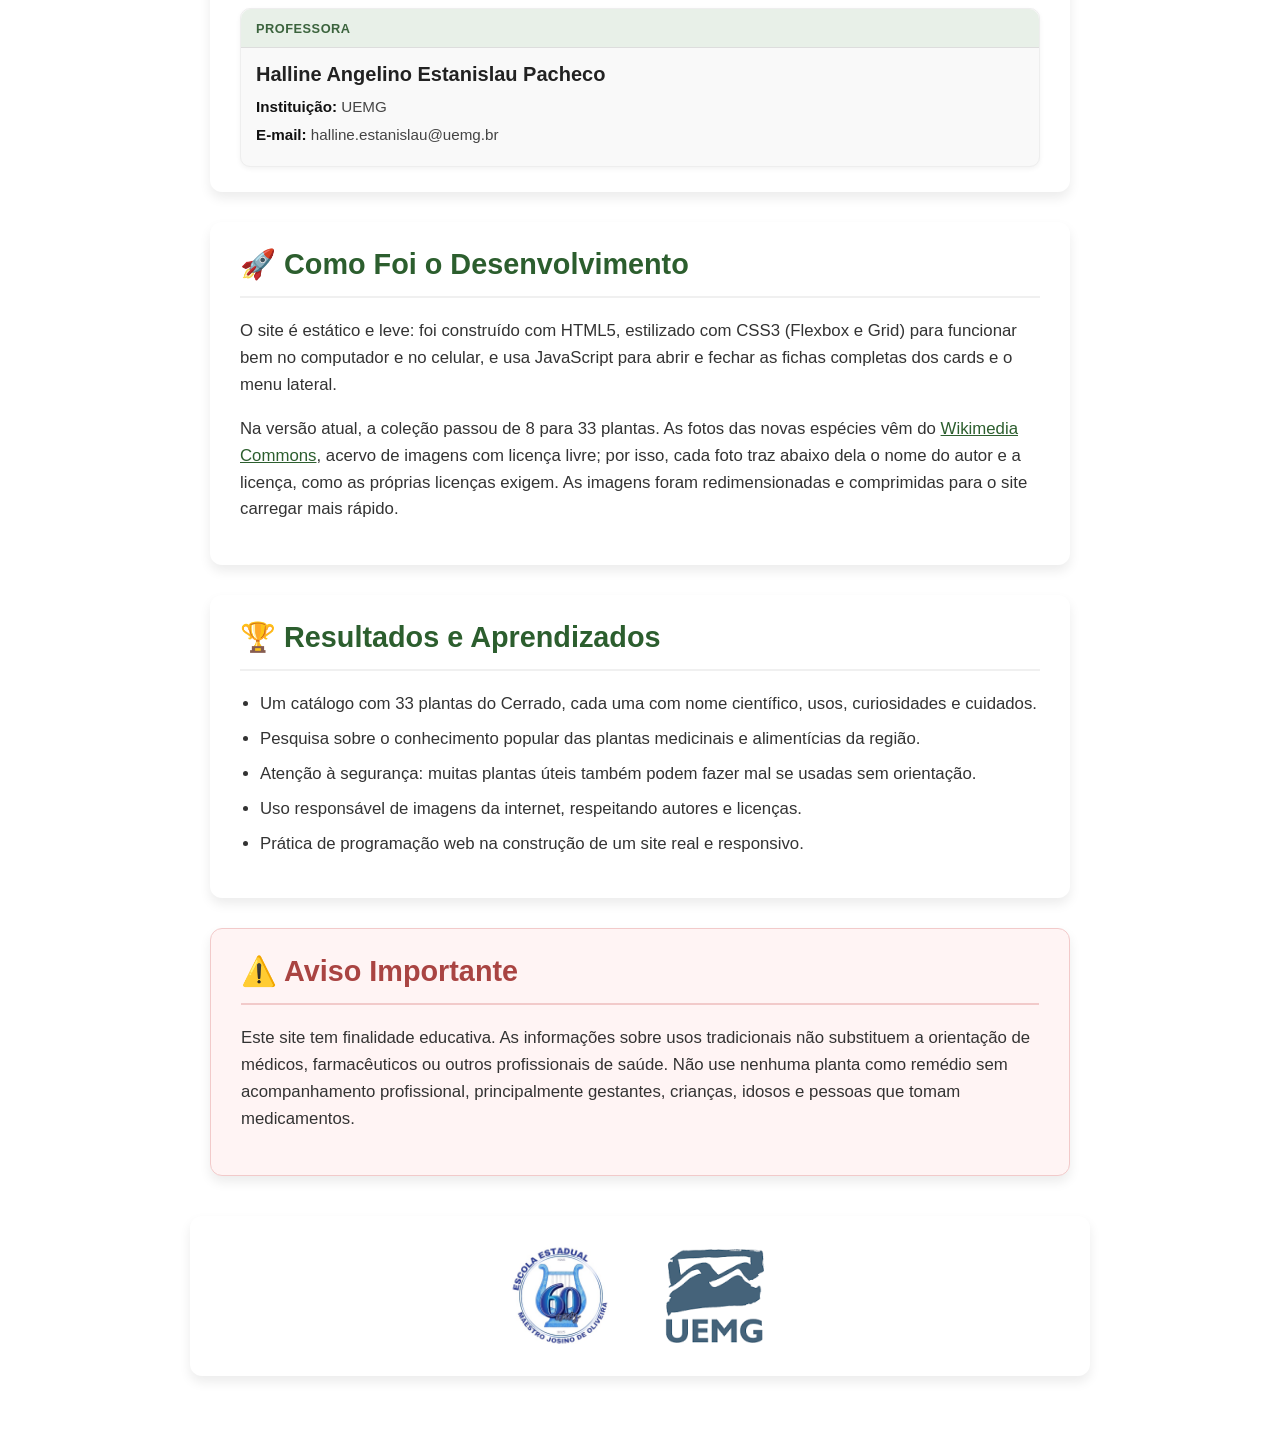
<file: sobre.html>
<!DOCTYPE html>
<html lang="pt-br">
<head>
    <meta charset="UTF-8">
    <meta name="viewport" content="width=device-width, initial-scale=1.0">
    <title>Sobre o Projeto - Riquezas de Plantas do Cerrado</title>
    <link rel="stylesheet" href="style.css">
    <link rel="icon" href="icon.gif">
</head>
<body>

    <header class="main-header">
        <h1>Riquezas de Plantas do Cerrado</h1>
        <button class="menu-toggle" id="menu-toggle" aria-label="Abrir menu">
            &#9776; </button>
    </header>

    <nav class="sidebar" id="sidebar">
        <button class="close-btn" id="close-btn">&times;</button>
        <ul>
            <li><a href="index.html">Início</a></li>
            <li><a href="sobre.html">Sobre o Projeto</a></li>
        </ul>
    </nav>
    <div class="overlay" id="overlay"></div>

    <div class="about-page-wrapper">

        <section class="about-section">
            <h2 class="section-title">💡 Tema do Projeto</h2>
            <p class="section-description">"Riquezas de Plantas do Cerrado" é um herbário digital desenvolvido na E.E. Maestro Josino de Oliveira por uma aluna do 2º ano do Ensino Médio em Tempo Integral, bolsista do programa <strong>BIC Júnior / FAPEMIG</strong>, com a orientação e colaboração da <strong>UEMG</strong> no programa.</p>
            <p class="section-description">O objetivo é reunir, em um só lugar e de forma acessível, plantas do Cerrado conhecidas pelo uso tradicional, pelo valor alimentar ou pela importância para o bioma, valorizando o conhecimento popular sem deixar de lado os cuidados com a saúde.</p>

            <div class="stats-grid">
                <div class="stat"><span class="stat-number">33</span><span class="stat-label">plantas catalogadas</span></div>
                <div class="stat"><span class="stat-number">27</span><span class="stat-label">com alerta de segurança</span></div>
                <div class="stat"><span class="stat-number">6</span><span class="stat-label">com forma de consumo</span></div>
                <div class="stat"><span class="stat-number">25</span><span class="stat-label">novas espécies nesta versão</span></div>
            </div>
        </section>

        <section class="about-section">
            <h2 class="section-title">🌿 O que você encontra em cada planta</h2>
            <ul class="about-list">
                <li><strong>Nome popular e nome científico</strong>, para identificar a espécie com mais precisão.</li>
                <li><strong>Descrição</strong> da planta e de onde ela ocorre no Cerrado.</li>
                <li><strong>Uso tradicional</strong>, como ela é conhecida e utilizada pela cultura popular.</li>
                <li><strong>Curiosidade</strong> sobre a espécie.</li>
                <li><strong>Segurança</strong> (quadro vermelho): cuidados, riscos e contraindicações.</li>
                <li><strong>Forma de consumo</strong> (quadro verde): como os frutos e sementes comestíveis são aproveitados.</li>
            </ul>
            <p class="section-description">Clique em <strong>"Leia Mais"</strong> em qualquer card para ver a ficha completa.</p>
        </section>

        <section class="about-section">
            <h2 class="section-title">👥 Equipe do Projeto</h2>

            <h3>Aluna</h3>
            <div class="team-grid">
                <div class="team-card">
                    <div class="team-card-header">
                        <span class="team-tag">Aluna</span>
                    </div>
                    <h4>Rafaela Amorim Lima</h4>
                    <ul>
                        <li><strong>Curso:</strong> 2º ano Ensino Médio Tempo Integral</li>
                        <li><strong>Programa:</strong> Bolsista BIC Júnior / FAPEMIG</li>
                        <li><strong>Colaboração:</strong> UEMG, no programa BIC Júnior</li>
                        <li><strong>E-mail:</strong> rafaela.lima.amorimm@gmail.com</li>
                    </ul>
                </div>
            </div>

            <h3>Desenvolvedor</h3>
            <div class="team-grid">
                <div class="team-card">
                    <div class="team-card-header">
                        <span class="team-tag">Desenvolvedor</span>
                    </div>
                    <h4>Davi Jonivaldo Chagas Dos Reis</h4>
                    <ul>
                        <li><strong>E-mail:</strong> davi32136@gmail.com</li>
                    </ul>
                </div>
            </div>

            <h3>Orientação</h3>
            <div class="team-grid">
                <div class="team-card">
                    <div class="team-card-header">
                        <span class="team-tag">Professora</span>
                    </div>
                    <h4>Halline Angelino Estanislau Pacheco</h4>
                    <ul>
                        <li><strong>Instituição:</strong> UEMG</li>
                        <li><strong>E-mail:</strong> halline.estanislau@uemg.br</li>
                    </ul>
                </div>
            </div>
        </section>

        <section class="about-section">
            <h2 class="section-title">🚀 Como Foi o Desenvolvimento</h2>
            <p class="section-description">
                O site é estático e leve: foi construído com HTML5, estilizado com CSS3 (Flexbox e Grid) para funcionar bem no computador e no celular, e usa JavaScript para abrir e fechar as fichas completas dos cards e o menu lateral.
            </p>
            <p class="section-description">
                Na versão atual, a coleção passou de 8 para 33 plantas. As fotos das novas espécies vêm do <a href="https://commons.wikimedia.org" target="_blank" rel="noopener">Wikimedia Commons</a>, acervo de imagens com licença livre; por isso, cada foto traz abaixo dela o nome do autor e a licença, como as próprias licenças exigem. As imagens foram redimensionadas e comprimidas para o site carregar mais rápido.
            </p>
        </section>

        <section class="about-section">
            <h2 class="section-title">🏆 Resultados e Aprendizados</h2>
            <ul class="about-list">
                <li>Um catálogo com 33 plantas do Cerrado, cada uma com nome científico, usos, curiosidades e cuidados.</li>
                <li>Pesquisa sobre o conhecimento popular das plantas medicinais e alimentícias da região.</li>
                <li>Atenção à segurança: muitas plantas úteis também podem fazer mal se usadas sem orientação.</li>
                <li>Uso responsável de imagens da internet, respeitando autores e licenças.</li>
                <li>Prática de programação web na construção de um site real e responsivo.</li>
            </ul>
        </section>

        <section class="about-section about-warning">
            <h2 class="section-title">⚠️ Aviso Importante</h2>
            <p class="section-description">
                Este site tem finalidade educativa. As informações sobre usos tradicionais não substituem a orientação de médicos, farmacêuticos ou outros profissionais de saúde. Não use nenhuma planta como remédio sem acompanhamento profissional, principalmente gestantes, crianças, idosos e pessoas que tomam medicamentos.
            </p>
        </section>

    </div>

    <footer class="project-footer">
        <div class="logo-container">
            <img src="logo-escola.jpg" alt="Logo E.E. Maestro Josino de Oliveira">
            <img src="logo-uemg.png" alt="Logo UEMG">
        </div>
    </footer>

    <script src="script.js"></script>
</body>
</html>
</file>
<file: style.css>
* {
    box-sizing: border-box;
}

body {
    font-family: -apple-system, BlinkMacSystemFont, "Segoe UI", Roboto, Helvetica, Arial, sans-serif;
    margin: 0;
    padding: 20px;
    color: #333;
}

body::before {
    content: '';
    position: fixed;
    top: 0;
    left: 0;
    width: 100%;
    height: 100%;
    background-image: url('fundo.jpg');
    background-size: cover;
    background-position: center;
    background-repeat: no-repeat;
    filter: blur(5px);
    z-index: -1;
}

h1 {
    text-align: center;
    color: #2c5e2e;
    margin-bottom: 40px;
}

.plant-container {
    display: grid;
    grid-template-columns: repeat(auto-fit, minmax(320px, 1fr));
    gap: 25px;
    max-width: 1400px;
    /* ✨ Adiciona 40px de espaço no topo e embaixo dos cards */
    margin: 40px auto;
}

.plant-card {
    background-color: #ffffff;
    border-radius: 12px;
    box-shadow: 0 6px 12px rgba(0, 0, 0, 0.08);
    overflow: hidden;
    transition: transform 0.3s ease, box-shadow 0.3s ease;
    display: flex;
    flex-direction: column;
}

.plant-card:hover {
    transform: translateY(-5px);
    box-shadow: 0 10px 20px rgba(0, 0, 0, 0.12);
}

.plant-card img {
    width: 100%;
    height: 220px;
    object-fit: cover;
}

/* Crédito da foto (exigido pelas licenças do Wikimedia Commons) */
.photo-credit {
    font-size: 0.7rem;
    color: #888;
    text-align: right;
    margin: 4px 12px 0;
}

.photo-credit a {
    color: #888;
}

.plant-card .scientific-name {
    text-align: center;
    font-style: italic;
    color: #666;
    margin: -4px 20px 10px;
}

/* Bloco "Forma de consumo" (plantas alimentícias) */
.consumption {
    background-color: #f1f8f1;
    border: 1px solid #cfe3cf;
    padding: 15px;
    border-radius: 8px;
}

.plant-card h2 {
    font-size: 1.5rem;
    color: #222;
    text-align: center;
    margin: 20px 20px 10px 20px;
}

.plant-card .brief-description {
    font-size: 0.95rem;
    color: #555;
    line-height: 1.5;
    padding: 0 25px;
    flex-grow: 1;
}

.toggle-btn {
    display: block;
    width: calc(100% - 50px);
    margin: 20px 25px;
    padding: 12px;
    background-color: #4a7c4c;
    color: white;
    border: none;
    border-radius: 8px;
    cursor: pointer;
    font-size: 1rem;
    font-weight: 600;
    transition: background-color 0.3s ease;
}

.toggle-btn:hover {
    background-color: #3b633d;
}

.full-info {
    display: none;
    padding: 0 25px 25px 25px;
    border-top: 1px solid #eee;
    margin-top: 15px;
}

.full-info.active {
    display: block;
}

.full-info p {
    font-size: 0.9rem;
    line-height: 1.6;
    margin-bottom: 12px;
}

.full-info strong {
    color: #2c5e2e;
    display: block;
    margin-bottom: 3px;
    font-size: 0.95rem;
}

.precaution {
    background-color: #fff4f4;
    border: 1px solid #f2caca;
    color: #a94442;
    padding: 15px;
    border-radius: 8px;
}

.precaution strong {
    color: #a94442;
    display: inline;
    margin-bottom: 0;
}

.main-header {
    background-color: #2c5e2e;
    color: white;
    padding: 10px 20px;
    display: flex;
    justify-content: space-between;
    align-items: center;
    position: sticky;
    top: 0;
    z-index: 100;
    box-shadow: 0 2px 5px rgba(0,0,0,0.2);
    /* ✨ Adiciona o border-radius nos cantos de baixo do topo */
    border-bottom-left-radius: 12px;
    border-bottom-right-radius: 12px;
}

.main-header h1 {
    color: white;
    font-size: 1.5rem;
    margin: 0;
    /* ✨ Faz o título crescer e centraliza o texto */
    flex-grow: 1;
    text-align: center;
}

.menu-toggle {
    background: none;
    border: none;
    color: white;
    font-size: 2rem;
    cursor: pointer;
}

.sidebar {
    height: 100%;
    width: 280px;
    position: fixed;
    z-index: 200;
    top: 0;
    left: -280px;
    background-color: #fefefe;
    box-shadow: 2px 0 10px rgba(0,0,0,0.3);
    transition: left 0.3s ease-in-out;
    padding-top: 60px;
}

.sidebar.active {
    left: 0;
}

.sidebar ul {
    list-style-type: none;
    padding: 0;
    margin: 0;
}

.sidebar ul li {
    border-bottom: 1px solid #eee;
}

.sidebar ul li a {
    display: block;
    padding: 18px 25px;
    text-decoration: none;
    color: #333;
    font-size: 1.1rem;
    font-weight: 500;
    transition: background-color 0.2s;
}

.sidebar ul li a:hover {
    background-color: #f4f4f4;
}

.close-btn {
    position: absolute;
    top: 15px;
    right: 25px;
    font-size: 2.5rem;
    color: #888;
    background: none;
    border: none;
    cursor: pointer;
}

.overlay {
    display: none;
    position: fixed;
    top: 0;
    left: 0;
    width: 100%;
    height: 100%;
    background-color: rgba(0, 0, 0, 0.5);
    z-index: 150;
}

.overlay.active {
    display: block;
}

/* ===== Página "Sobre o Projeto" ===== */
.about-page-wrapper {
    max-width: 900px;
    margin: 40px auto;
    padding: 0 20px;
}

.about-section {
    background-color: #fff;
    border-radius: 12px;
    box-shadow: 0 6px 12px rgba(0, 0, 0, 0.08);
    padding: 25px 30px;
    margin-bottom: 30px;
}

.about-section .section-title {
    font-size: 1.8rem;
    color: #2c5e2e;
    margin: 0 0 20px 0;
    padding-bottom: 15px;
    border-bottom: 2px solid #f0f0f0;
}

.about-section .section-description,
.about-list li {
    font-size: 1.05rem;
    line-height: 1.6;
    color: #333;
}

.about-section a {
    color: #2c5e2e;
}

.about-section h3 {
    font-size: 1.4rem;
    color: #3b633d;
    margin-top: 25px;
    margin-bottom: 15px;
}

.about-list {
    padding-left: 20px;
}

.about-list li {
    margin-bottom: 8px;
}

.about-list strong {
    color: #2c5e2e;
}

.stats-grid {
    display: grid;
    grid-template-columns: repeat(auto-fit, minmax(150px, 1fr));
    gap: 15px;
    margin-top: 20px;
}

.stat {
    background-color: #f1f8f1;
    border: 1px solid #cfe3cf;
    border-radius: 10px;
    padding: 15px;
    text-align: center;
}

.stat-number {
    display: block;
    font-size: 2rem;
    font-weight: 700;
    color: #2c5e2e;
}

.stat-label {
    font-size: 0.9rem;
    color: #555;
}

.about-warning {
    background-color: #fff4f4;
    border: 1px solid #f2caca;
}

.about-warning .section-title {
    color: #a94442;
    border-bottom-color: #f2caca;
}

.team-grid {
    display: grid;
    grid-template-columns: repeat(auto-fit, minmax(300px, 1fr));
    gap: 20px;
}

.team-card {
    background-color: #f9f9f9;
    border: 1px solid #eee;
    border-radius: 10px;
    box-shadow: 0 2px 5px rgba(0, 0, 0, 0.05);
    transition: transform 0.2s ease, box-shadow 0.2s ease;
}

.team-card:hover {
    transform: translateY(-3px);
    box-shadow: 0 4px 10px rgba(0, 0, 0, 0.08);
}

.team-card-header {
    background-color: #e8f0e8;
    padding: 10px 15px;
    border-bottom: 1px solid #ddd;
    border-radius: 10px 10px 0 0;
}

.team-tag {
    font-size: 0.8rem;
    font-weight: 700;
    color: #3b633d;
    text-transform: uppercase;
    letter-spacing: 0.5px;
}

.team-card h4 {
    font-size: 1.25rem;
    color: #222;
    margin: 15px 15px 10px 15px;
}

.team-card ul {
    list-style-type: none;
    margin: 0;
    padding: 0 15px 15px 15px;
}

.team-card ul li {
    font-size: 0.95rem;
    color: #444;
    line-height: 1.5;
    margin-bottom: 5px;
    overflow-wrap: anywhere;
}

.team-card ul li strong {
    color: #111;
}

.project-footer {
    text-align: center;
    margin: 40px auto;
    padding: 20px;
    max-width: 900px;
    background-color: #fff;
    border-radius: 12px;
    box-shadow: 0 6px 12px rgba(0, 0, 0, 0.08);
}

.logo-container {
    display: flex;
    flex-wrap: wrap;
    justify-content: center;
    align-items: center;
    gap: 30px;
}

.logo-container img {
    height: 120px;
    max-width: 200px;
    object-fit: contain;
}

@media (max-width: 500px) {
    body {
        padding: 10px;
    }

    .about-page-wrapper {
        padding: 0;
    }

    .about-section {
        padding: 20px 15px;
    }

    .about-section .section-title {
        font-size: 1.4rem;
    }

    .team-grid {
        grid-template-columns: 1fr;
    }

    .main-header {
        padding: 10px 15px;
    }

    .main-header h1 {
        font-size: 1.3rem;
    }

    .plant-card .brief-description {
        padding: 0 20px;
    }

    .full-info {
        padding: 0 20px 20px 20px;
    }

    .toggle-btn {
        margin: 20px 20px;
        width: calc(100% - 40px);
    }
}

/* ===== Painel sobreposto do "Ler mais" ===== */
.full-info {
    display: none;
    position: absolute; /* 🔹 Sobrepõe os outros cards */
    top: 0;
    left: 0;
    width: 100%;
    height: 100%;
    background-color: rgba(255, 255, 255, 0.98);
    padding: 25px;
    border-radius: 0 0 12px 12px;
    overflow-y: auto;
    z-index: 10;
    box-shadow: 0 6px 20px rgba(0, 0, 0, 0.15);
    animation: slideDown 0.3s ease forwards;
}

/* Mostra o painel quando ativo */
.full-info.active {
    display: block;
}

/* Animação suave ao abrir */
@keyframes slideDown {
    from {
        opacity: 0;
        transform: translateY(-10px);
    }
    to {
        opacity: 1;
        transform: translateY(0);
    }
}

/* O card serve de base para o painel */
.plant-card {
    position: relative;
    /* ATUALIZADO: mudei de 'visible' para 'hidden' */
    overflow: hidden; 
}

/* ===== Botão "Ler Menos" dentro da sobreposição ===== */
.full-info .close-info {
    /* === ESTILOS ATUALIZADOS ABAIXO === */
    display: block;
    width: 100%; /* Para preencher a área do painel */
    margin-top: 25px;
    padding: 12px; /* Mesmo padding do "Leia Mais" */
    background-color: #4a7c4c;
    color: white;
    border: none;
    border-radius: 8px;
    cursor: pointer;
    font-size: 1rem;
    font-weight: 600;
    transition: background-color 0.3s ease;
    /* === FIM DOS ESTILOS ATUALIZADOS === */
}

.full-info .close-info:hover {
    background-color: #3b633d;
}
</file>
